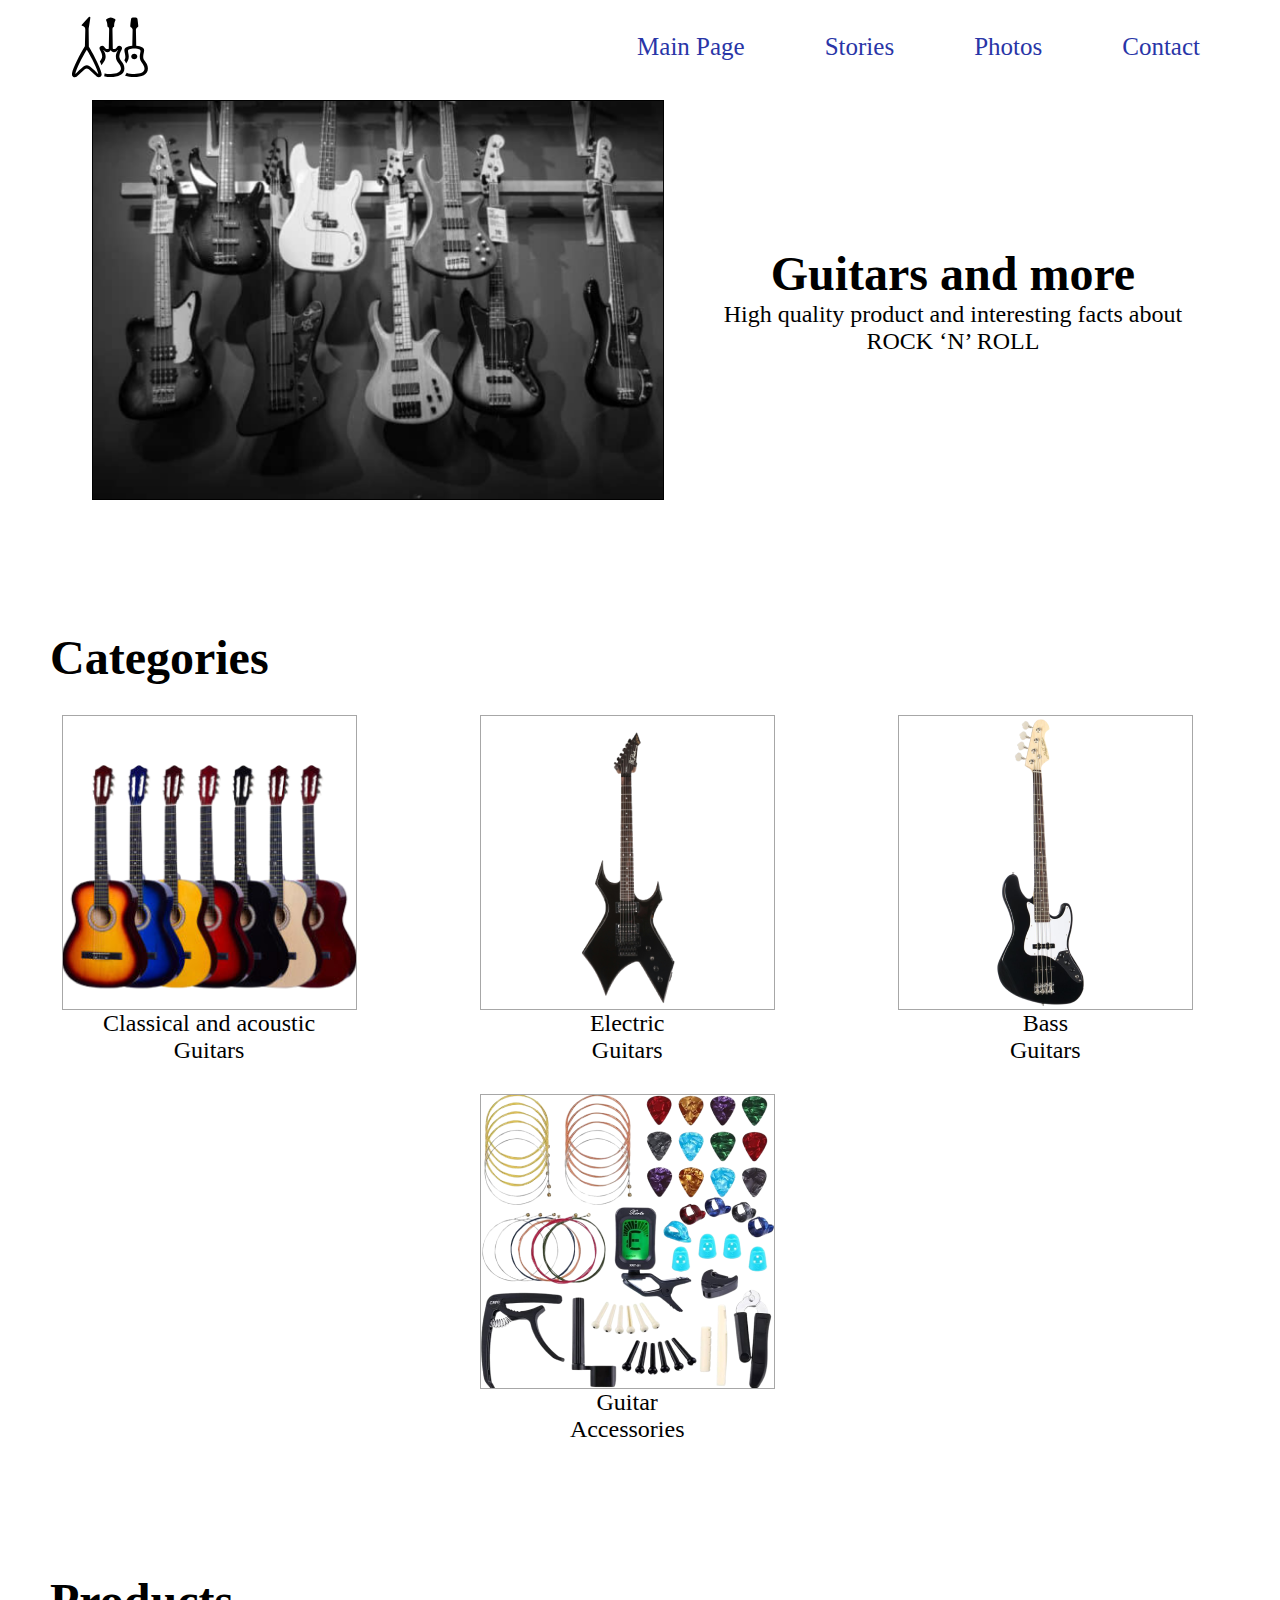
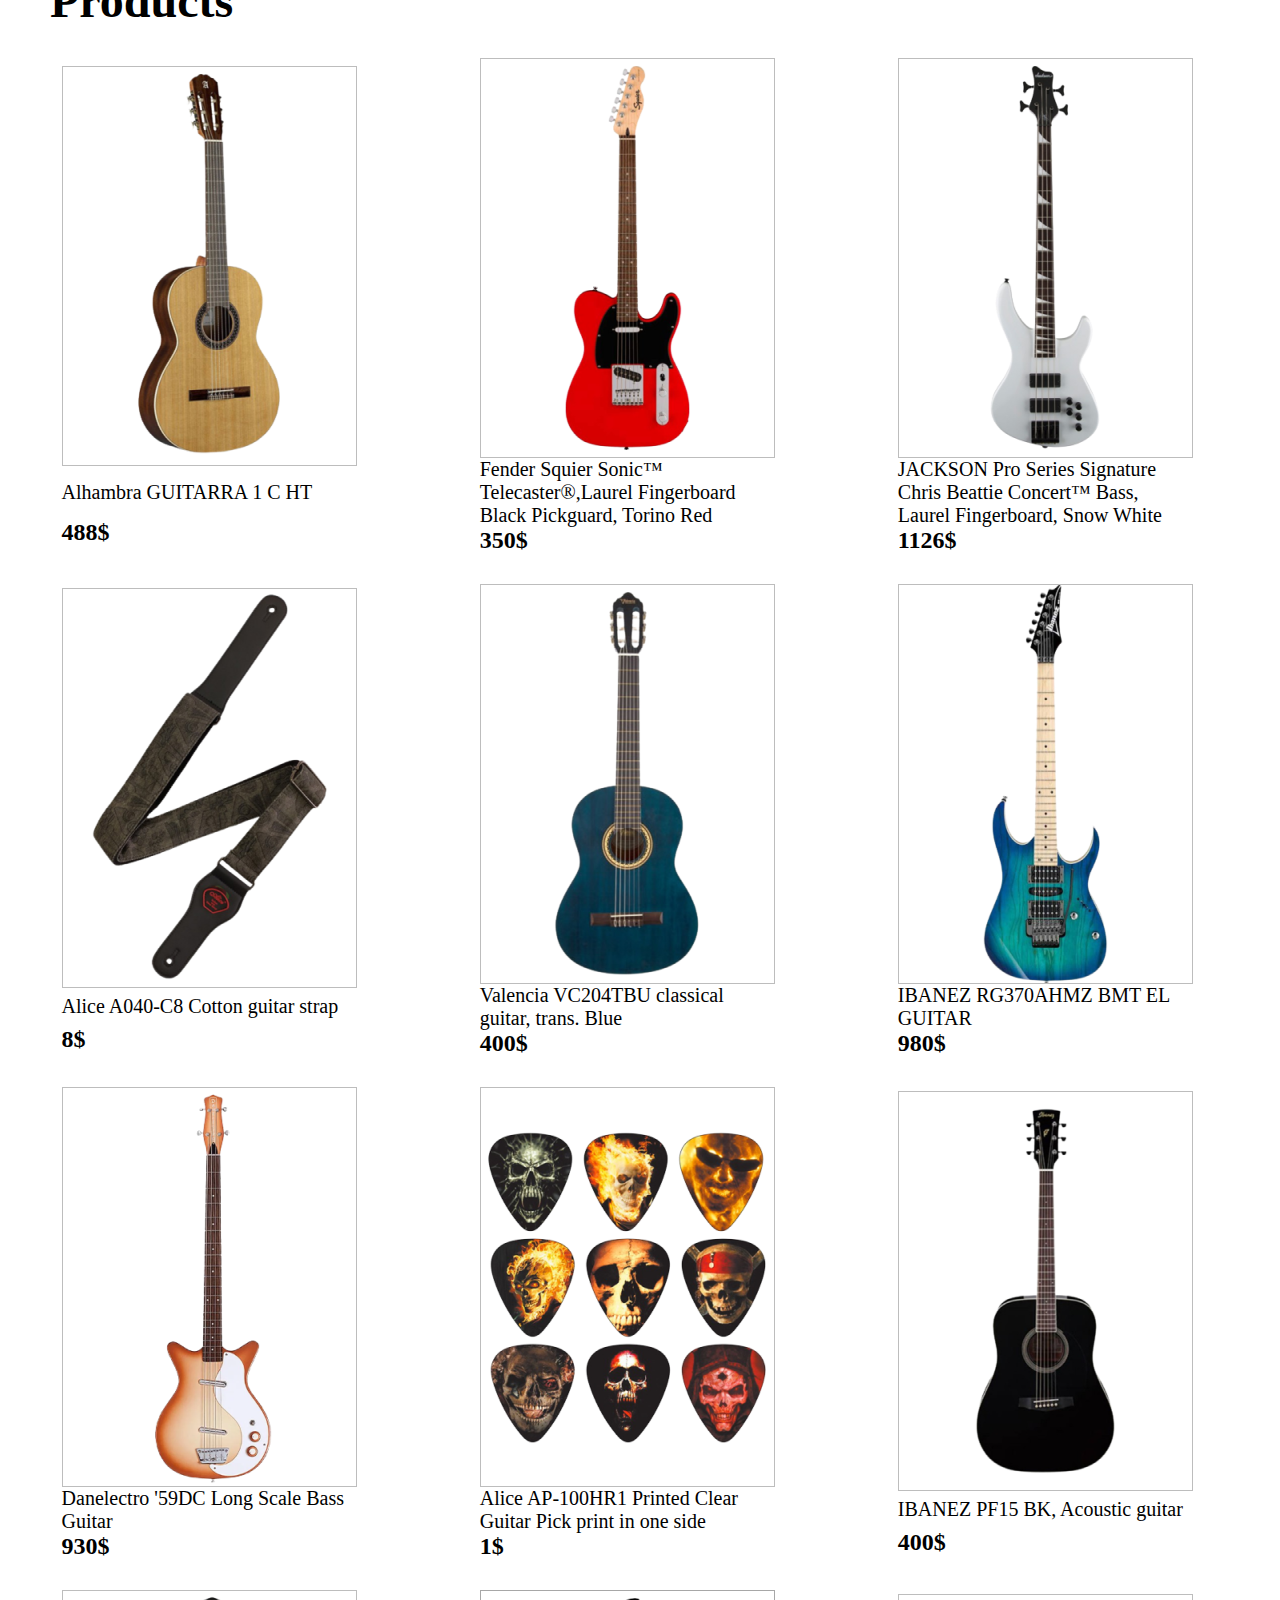
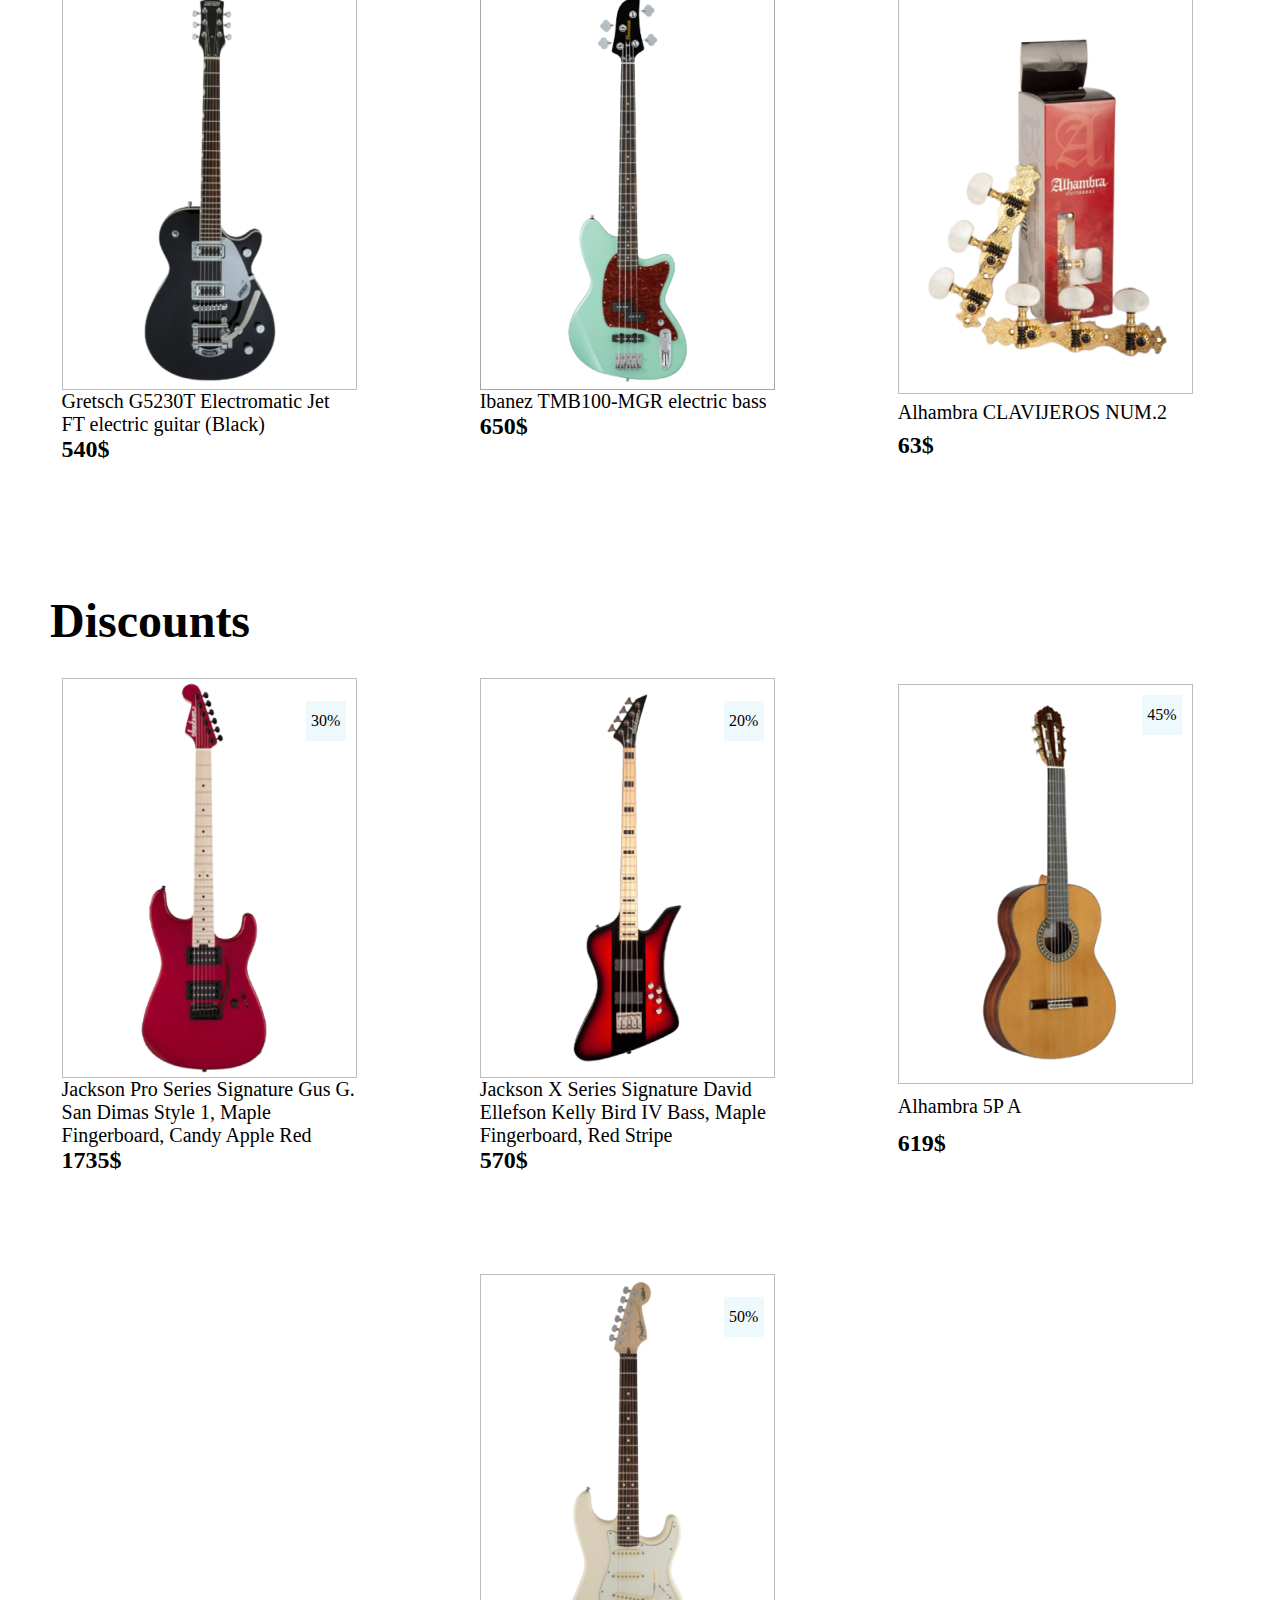
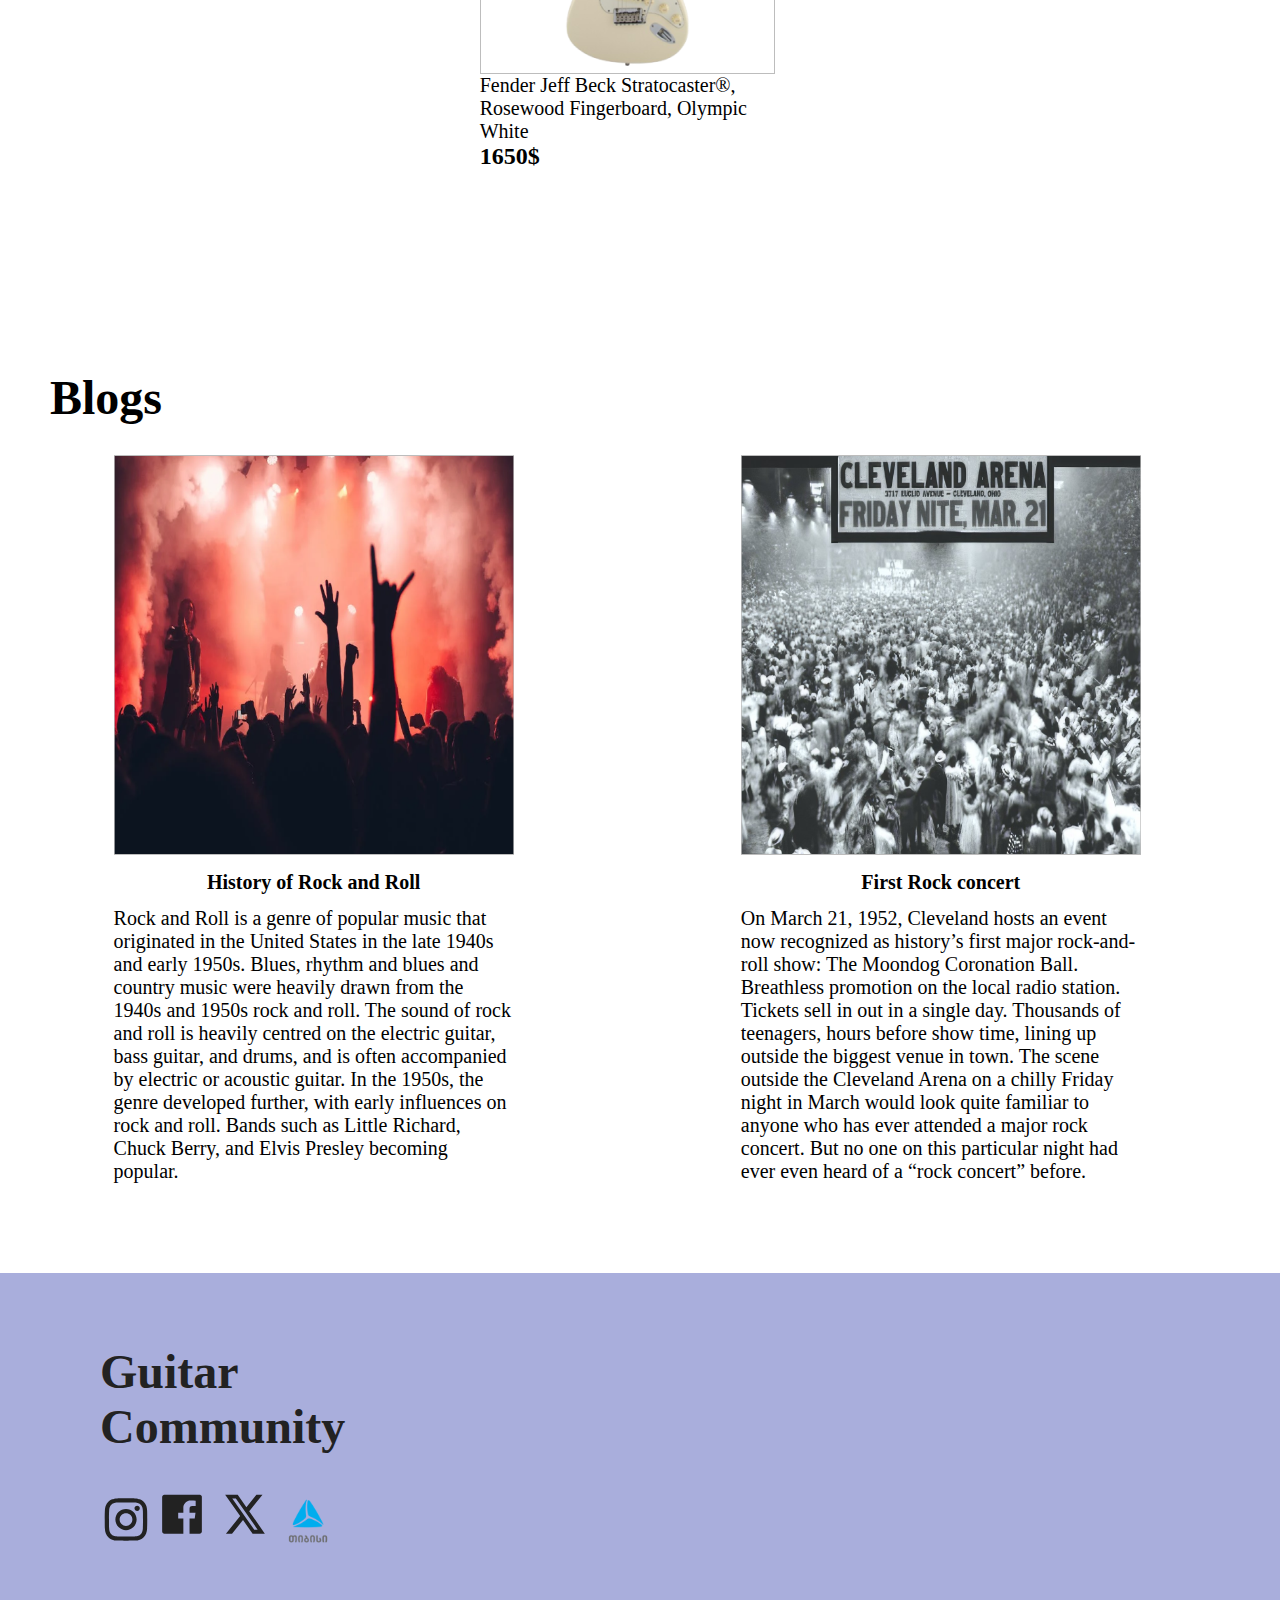
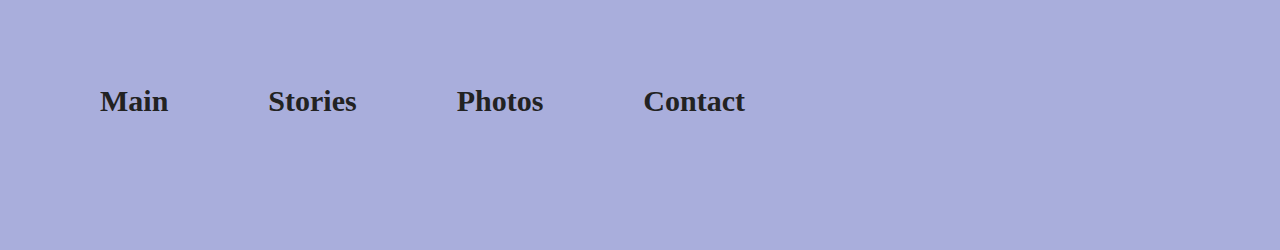
<file: index.html>
<!DOCTYPE html>
<html lang="en">
<head>
    <meta charset="UTF-8">
    <meta name="viewport" content="width=device-width, initial-scale=1.0">
    <title>Guitar Community</title>
    <link rel="icon" href="https://www.tbceducation.ge/" type="image/x-icon"/>
    <link rel="stylesheet" href="css/style.css">
    <link rel="stylesheet" href="https://cdnjs.cloudflare.com/ajax/libs/font-awesome/4.7.0/css/font-awesome.min.css">
    <link rel="preconnect" href="https://fonts.googleapis.com">
    <link rel="preconnect" href="https://fonts.gstatic.com" crossorigin>

    <!-- English fonts -->
    <link href="https://fonts.googleapis.com/css2?family=Roboto+Condensed:ital,wght@0,100..900;1,100..900&display=swap" rel="stylesheet">
</head>
<body>
    <header>
        <nav>
            <div id="brand-logo"><a href="https://www.figma.com/design/PUsotsa5lO7G9R0K7nqwMi/Nino-Margiani-UI%2FUX-Design-(Copy)?node-id=0-1&t=bWh1g9BeWMZflPIo-0" target="_blank"><img src="images/logo.svg" alt="LOGO"></a></div>
            <input type="checkbox" id="burger-toggle">
            <label for="burger-toggle">
                <span></span>
                <span></span>
                <span></span>
            </label>
            <div id="navbar-links">
                <a href="#">Main Page</a>
                <a href="STORIES/stories.html">Stories</a>
                <a href="Photos/photos.html">Photos</a>
                <a href="CONTACT/contact.html">Contact</a>
            </div>
        </nav>
    </header>
    <main>
        <div id="first">
            <div>
                <img src="images/pic1.png" alt="pic1" id="img">
            </div>
            <div>
                <h1>Guitars and more</h1>
                <h4>High quality product and interesting facts about</h4>
                <h4>ROCK ‘N’ ROLL</h4>
            </div>
        </div>
        <h1>Categories</h1>
        <div>
            <div>
                <img src="images/pic2.png" alt="pic2" class="Categories">
                <h2>Classical and acoustic</h2>
                <h2>Guitars</h2>
            </div>
            <div>
                <img src="images/pic3.png" alt="pic3" class="Categories">
                <h2>Electric</h2>
                <h2>Guitars</h2>
            </div>
            <div>
                <img src="images/pic4.png" alt="pic4" class="Categories">
                <h2>Bass</h2>
                <h2>Guitars</h2>
            </div>
            <div>
                <img src="images/pic5.png" alt="pic5" class="Categories">
                <h2>Guitar</h2>
                <h2>Accessories</h2>
            </div>
        </div>

        <h1>Products</h1>
        <div>
            <div>
                <img src="images/pic6.png" alt="pic6">
                <h3>Alhambra GUITARRA 1 C HT</h3>
                <h5>488$ </h5>
            </div>
            <div>
                <img src="images/pic7.png" alt="pic7">
                <h3> Fender Squier Sonic™ Telecaster®,Laurel Fingerboard Black Pickguard, Torino Red </h3>
                <h5>350$</h5>
            </div>
            <div>
                <img src="images/pic8.png" alt="pic8">
                <h3>JACKSON Pro Series Signature Chris Beattie Concert™ Bass, Laurel Fingerboard, Snow White </h3>
                <h5>1126$</h5>
            </div>
            <div>
                <img src="images/pic9.png" alt="pic9">
                <h3>Alice A040-C8 Cotton guitar strap</h3>
                <h5>8$</h5>
            </div>
            <div>
                <img src="images/pic10.png" alt="pic10">
                <h3>Valencia VC204TBU classical guitar, trans. Blue</h3>
                <h5>400$</h5>
            </div>
            <div>
                <img src="images/pic11.png" alt="pic11">
                <h3>IBANEZ RG370AHMZ BMT EL GUITAR</h3>
                <h5>980$</h5>
            </div>
            <div>
                <img src="images/pic12.png" alt="pic12">
                <h3>Danelectro '59DC Long Scale Bass Guitar</h3>
                <h5>930$</h5>
            </div>
            <div>
                <img src="images/pic13.png" alt="pic13">
                <h3>Alice AP-100HR1 Printed Clear Guitar Pick print in one side</h3>
                <h5>1$</h5>
            </div>
            <div>
                <img src="images/pic14.png" alt="pic14">
                <h3>IBANEZ PF15 BK, Acoustic guitar </h3>
                <h5>400$</h5>
            </div>
            <div>
                <img src="images/pic15.png" alt="pic15">
                <h3>Gretsch G5230T Electromatic Jet FT electric guitar (Black)</h3>
                <h5>540$</h5>
            </div>
            <a href="PRODUCT/product.html">
            <div>
                <img src="images/pic16.png" alt="pic16">
                <h3>Ibanez TMB100-MGR electric bass</h3>
                <h5>650$</h5>
            </div>
            </a>
            <div>
                <img src="images/pic17.png" alt="pic17">
                <h3>Alhambra CLAVIJEROS NUM.2</h3>
                <h5>63$</h5>
            </div>
        </div>

        <h1>Discounts</h1>
        <div>
            <div>
                <img src="images/pic18.png" alt="pic18">
                <h3>Jackson Pro Series Signature Gus G. San Dimas Style 1, Maple Fingerboard, Candy Apple Red</h3>
                <h5>1735$</h5>
                <div>
                    <h6>30%</h6>
                </div>
            </div>
            <div>
                <img src="images/pic19.png" alt="pic19">
                <h3>Jackson X Series Signature David Ellefson Kelly Bird IV Bass, Maple Fingerboard, Red Stripe</h3>
                <h5>570$</h5>
                <div>
                    <h6>20%</h6>
                </div>
            </div>
            <div>
                <img src="images/pic20.png" alt="pic20">
                <h3>Alhambra 5P A</h3>
                <h5>619$</h5>
                <div id="discount">
                    <h6>45%</h6>
                </div>
            </div>
            <div>
                <img src="images/pic21.png" alt="pic21">
                <h3>Fender Jeff Beck Stratocaster®, Rosewood Fingerboard, Olympic White</h3>
                <h5>1650$</h5>
                <div>
                    <h6>50%</h6>
                </div>
            </div>
        </div>

        <h1>Blogs</h1>
        <div id="blogs">
            <div class="blogs">
                <img src="images/pic22.png" alt="pic22">
                <h2>History of Rock and Roll</h2>
                <p>Rock and Roll is a genre of popular music that originated in the United States in the late 1940s and early 1950s. Blues, rhythm and blues and country music were heavily drawn from the 1940s and 1950s rock and roll. The sound of rock and roll is heavily centred on the electric guitar, bass guitar, and drums, and is often accompanied by electric or acoustic guitar. In the 1950s, the genre developed further, with early influences on rock and roll. Bands such as Little Richard, Chuck Berry, and Elvis  Presley becoming popular.</p>
            </div>
            <div class="blogs"> 
                <img src="images/pic23.png" alt="pic23">
                <h2>First Rock concert </h2>
                <p>On March 21, 1952, Cleveland hosts an event now recognized as  history’s first major rock-and-roll show: The Moondog Coronation Ball. Breathless promotion on the local radio station. Tickets sell in out in a single day. Thousands of teenagers, hours before show time, lining up outside the biggest venue in town. The scene outside the Cleveland Arena on a chilly Friday night in March would look quite familiar to anyone who has ever attended a major rock concert. But no one on this particular night had ever even heard of a “rock concert” before.</p>
            </div>
        </div>
    </main>

    <footer>
        <div id="column">
            <h1>Guitar Community</h1>
            <div>
                <img src="images/instagram.svg" alt="instagram" id="instagram">
                <img src="images/facebook.svg" alt="facebook" id="facebook">
                <img src="images/twitter.svg" alt="twitter" id="twitter">
                <a href="https://www.tbceducation.ge/" target="_blank" class="tbc"><img src="images/tbc.svg" alt="tbc" class="tbc"></a>
            </div>
        </div>
        <div id="links">
            <a href="#">
                <h2>Main</h2>
            </a>
            <a href="STORIES/stories.html">
                <h2>Stories</h2>
            </a>
            <a href="Photos/photos.html">
                <h2>Photos</h2>
            </a>
            <a href="CONTACT/contact.html">
                <h2>Contact</h2>
            </a>
        </div>
    </footer>
</body>
</html>
</file>
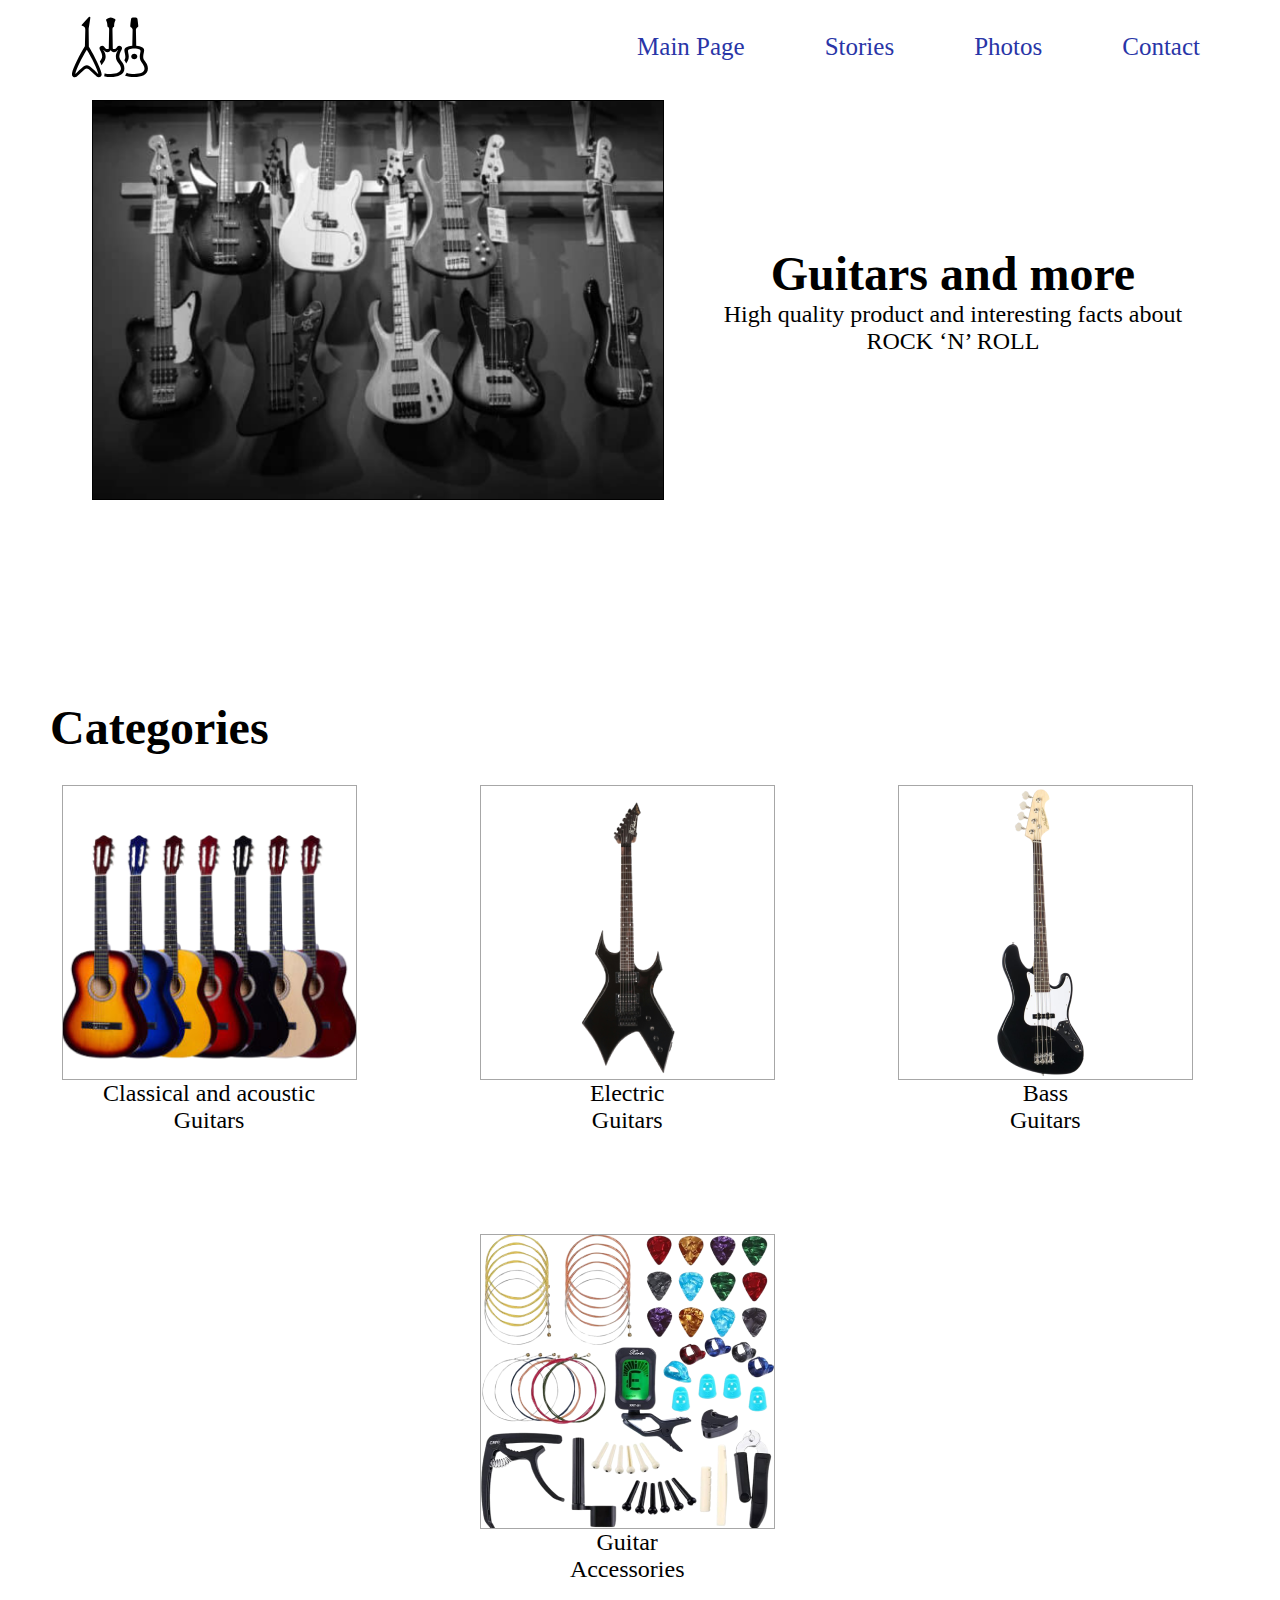
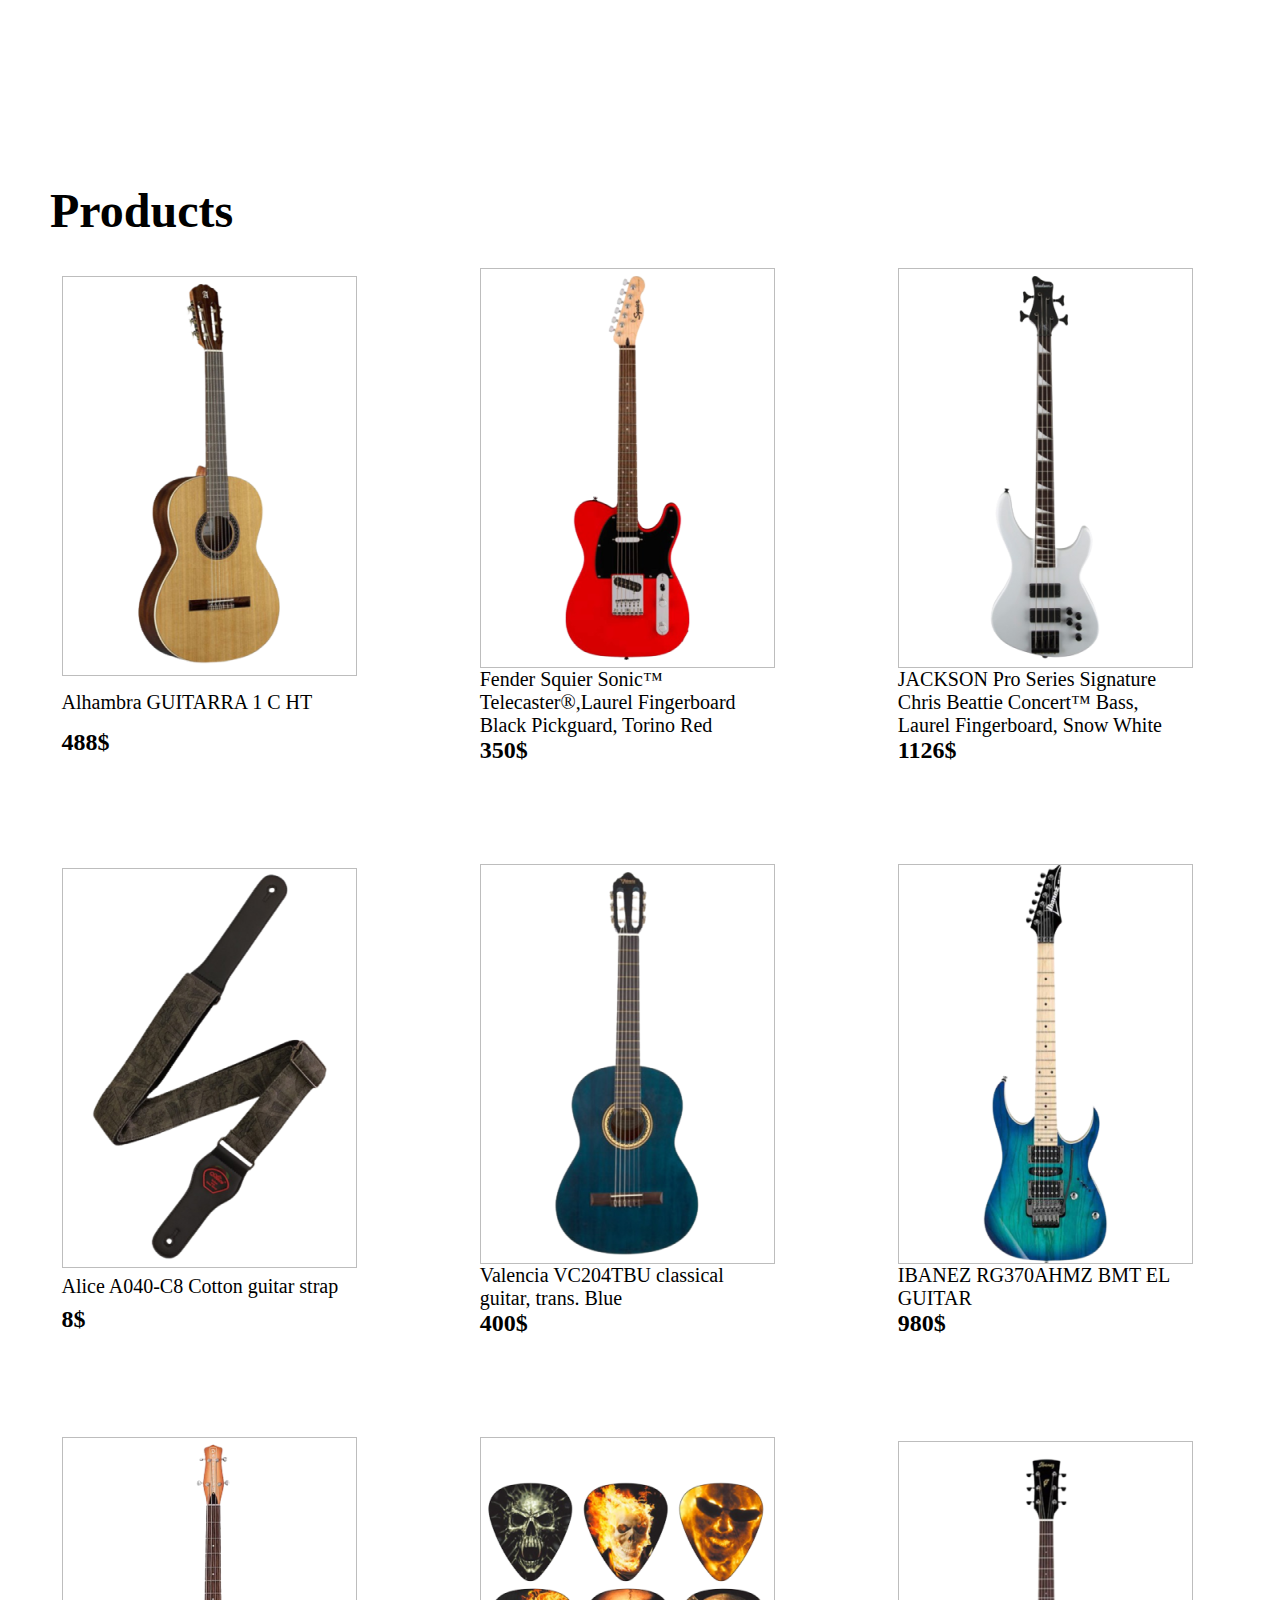
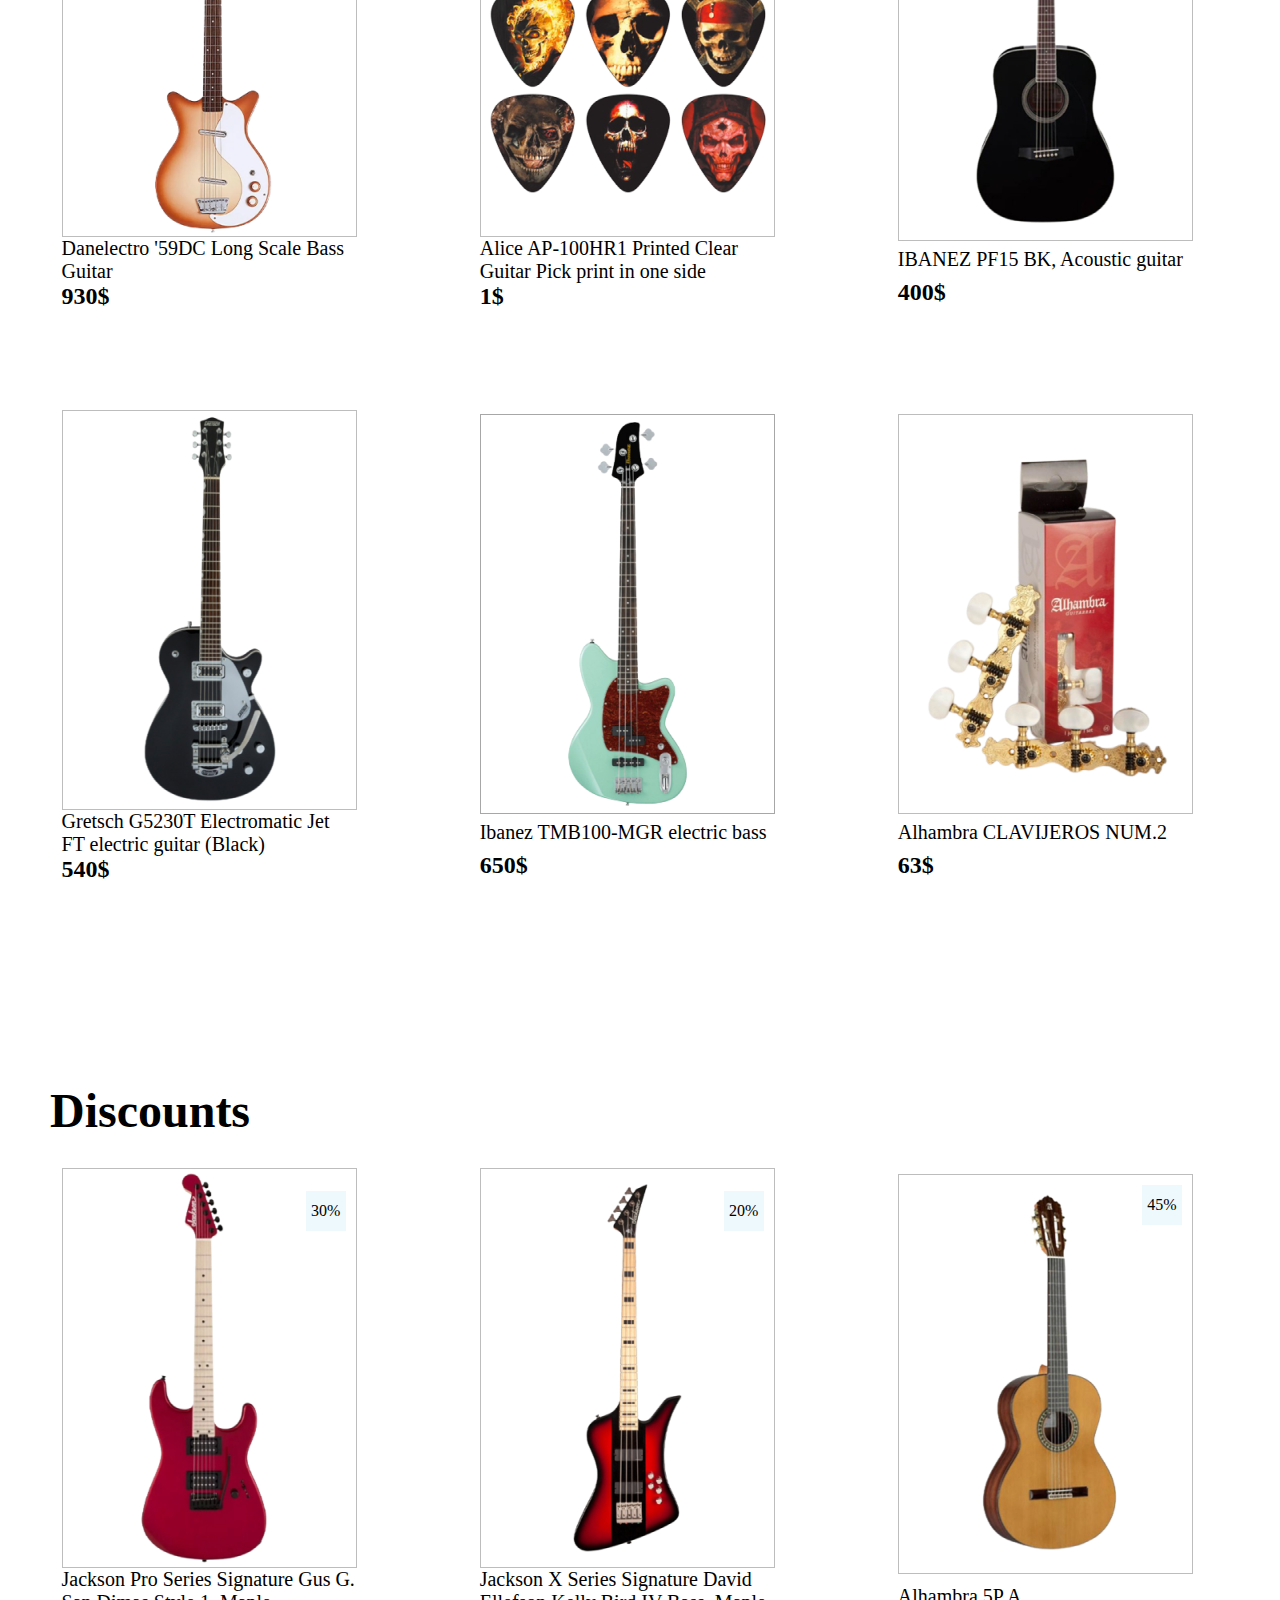
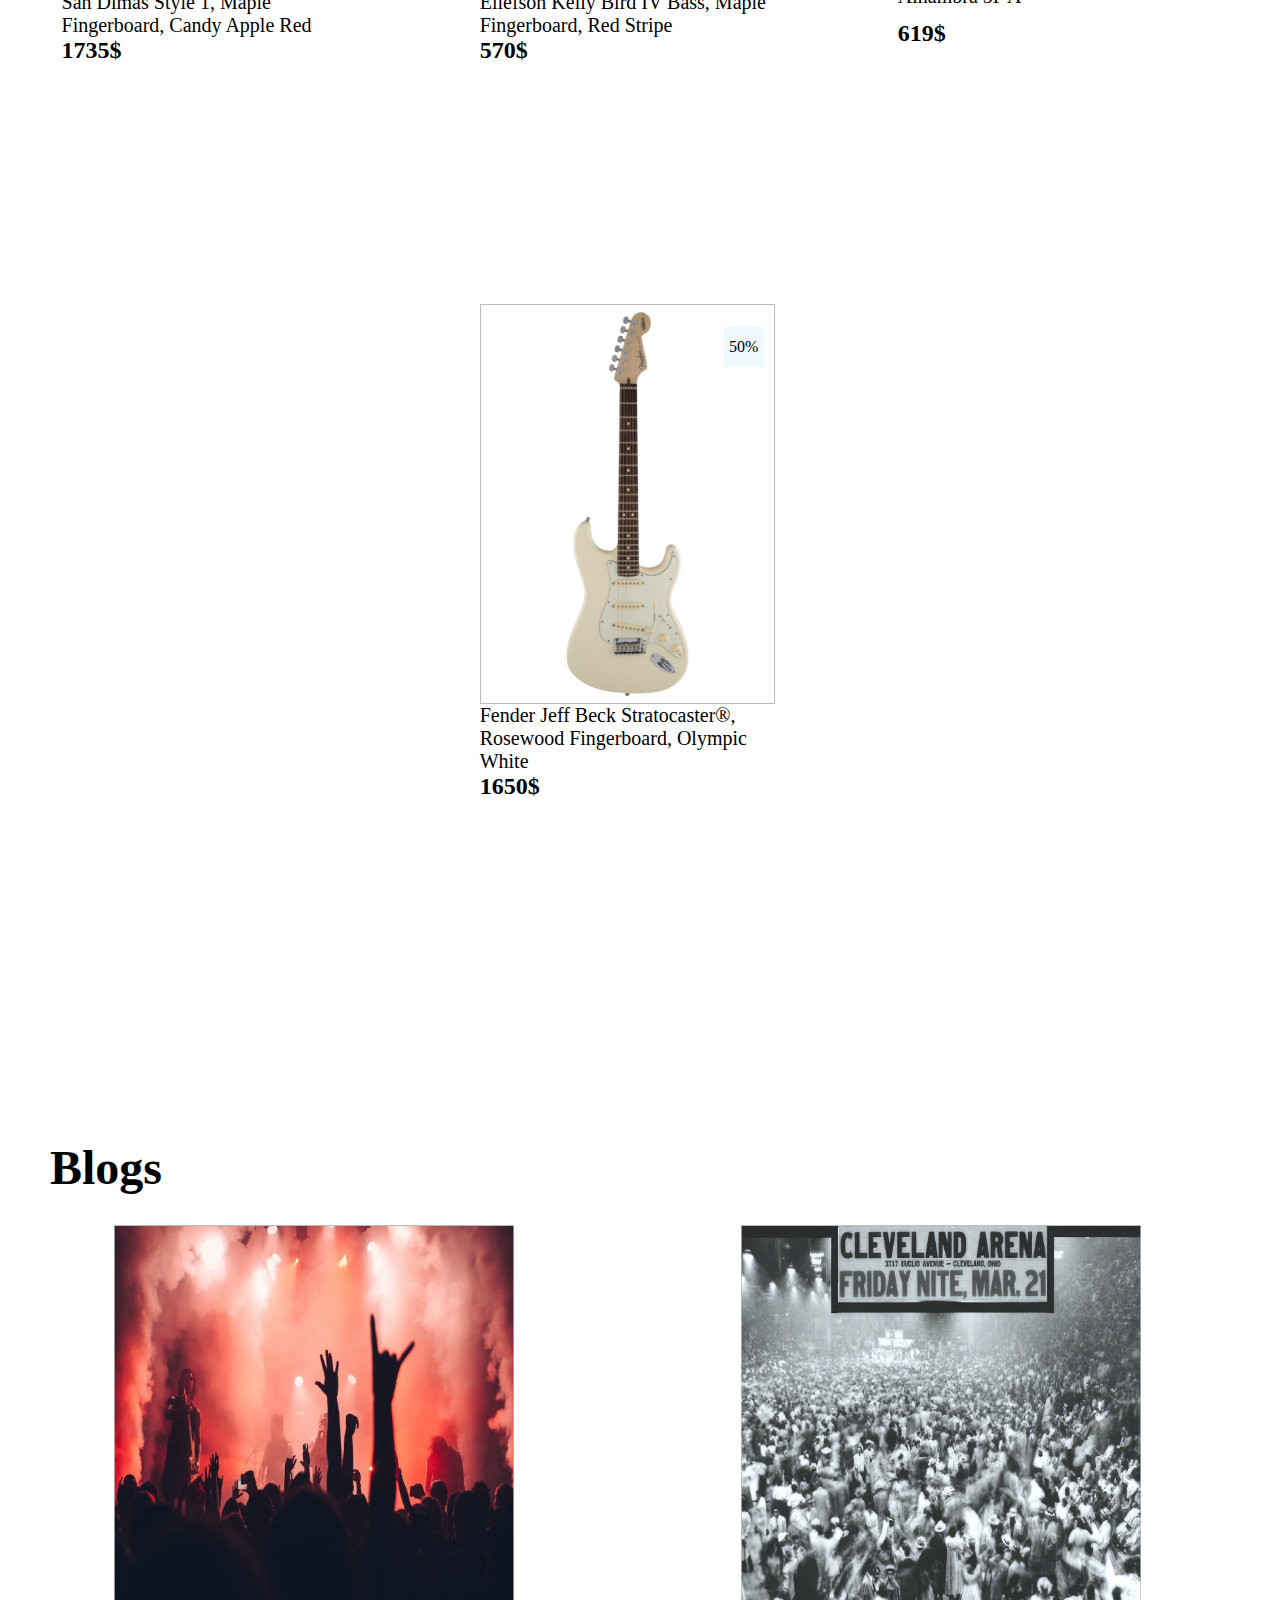
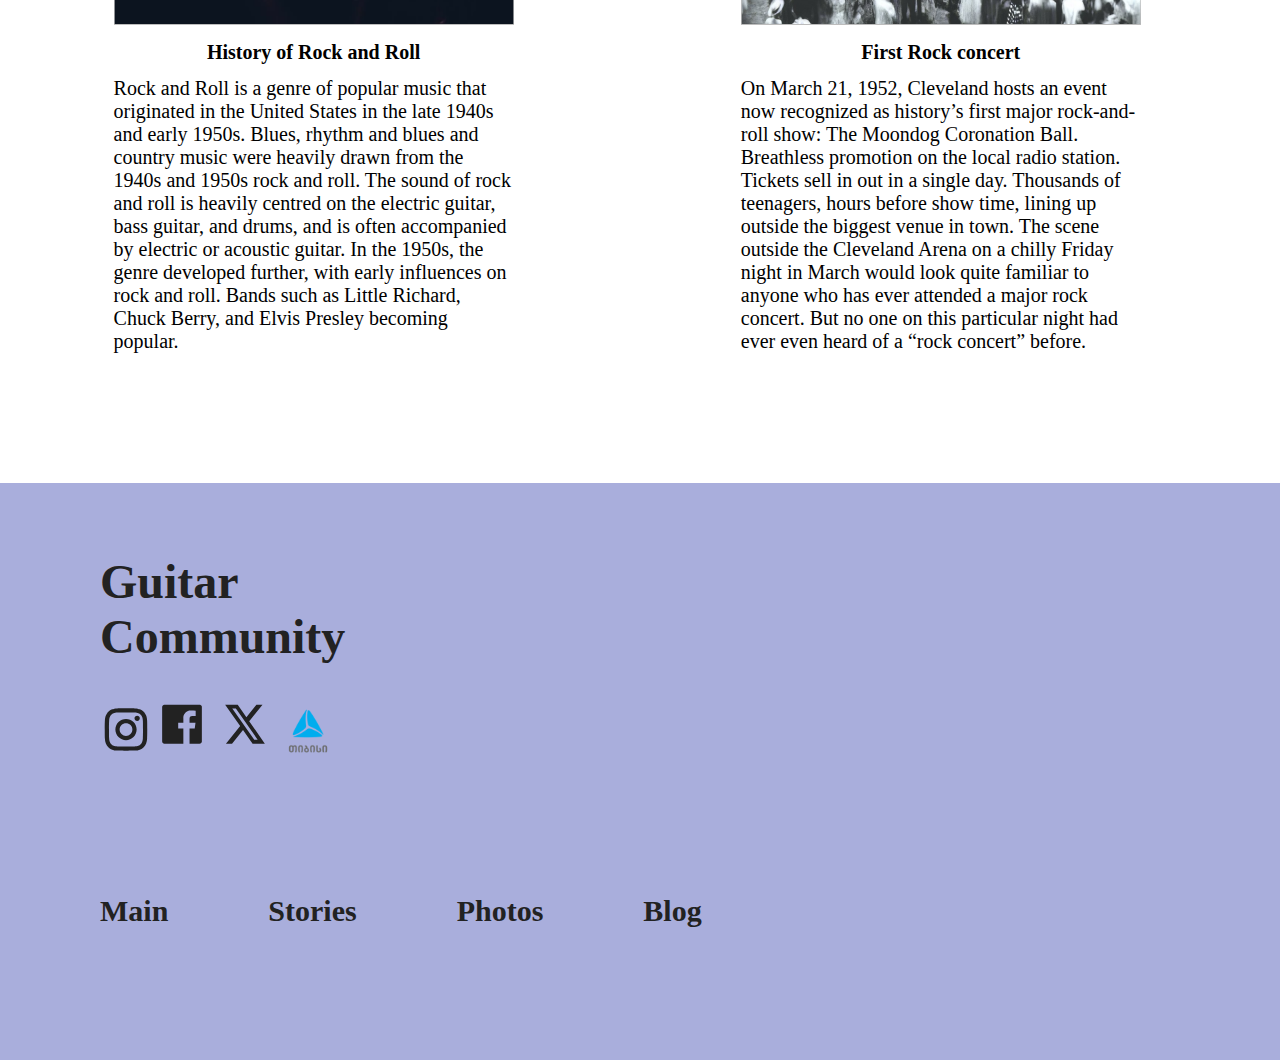
<file: MAIN/index.html>
<!DOCTYPE html>
<html lang="en">
<head>
    <meta charset="UTF-8">
    <meta name="viewport" content="width=device-width, initial-scale=1.0">
    <title>Guitar Community</title>
    <link rel="icon" href="https://www.tbceducation.ge/" type="image/x-icon"/>
    <link rel="stylesheet" href="css/style.css">
    <link rel="stylesheet" href="https://cdnjs.cloudflare.com/ajax/libs/font-awesome/4.7.0/css/font-awesome.min.css">
    <link rel="preconnect" href="https://fonts.googleapis.com">
    <link rel="preconnect" href="https://fonts.gstatic.com" crossorigin>

    <!-- English fonts -->
    <link href="https://fonts.googleapis.com/css2?family=Roboto+Condensed:ital,wght@0,100..900;1,100..900&display=swap" rel="stylesheet">
</head>
<body>
    <header>
        <nav>
            <div id="brand-logo"><a href="https://www.figma.com/design/PUsotsa5lO7G9R0K7nqwMi/Nino-Margiani-UI%2FUX-Design-(Copy)?node-id=0-1&t=bWh1g9BeWMZflPIo-0" target="_blank"><img src="images/logo.svg" alt="LOGO"></a></div>
            <input type="checkbox" id="burger-toggle">
            <label for="burger-toggle">
                <span></span>
                <span></span>
                <span></span>
            </label>
            <div id="navbar-links">
                <a href="#">Main Page</a>
                <a href="../STORIES/stories.html">Stories</a>
                <a href="#">Photos</a>
                <a href="#">Contact</a>
            </div>
        </nav>
    </header>
    <main>
        <div id="first">
            <div>
                <img src="images/pic1.png" alt="pic1" id="img">
            </div>
            <div>
                <h1>Guitars and more</h1>
                <h4>High quality product and interesting facts about</h4>
                <h4>ROCK ‘N’ ROLL</h4>
            </div>
        </div>
        <h1>Categories</h1>
        <div>
            <div>
                <img src="images/pic2.png" alt="pic2" class="Categories">
                <h2>Classical and acoustic</h2>
                <h2>Guitars</h2>
            </div>
            <div>
                <img src="images/pic3.png" alt="pic3" class="Categories">
                <h2>Electric</h2>
                <h2>Guitars</h2>
            </div>
            <div>
                <img src="images/pic4.png" alt="pic4" class="Categories">
                <h2>Bass</h2>
                <h2>Guitars</h2>
            </div>
            <div>
                <img src="images/pic5.png" alt="pic5" class="Categories">
                <h2>Guitar</h2>
                <h2>Accessories</h2>
            </div>
        </div>

        <h1>Products</h1>
        <div>
            <div>
                <img src="images/pic6.png" alt="pic6">
                <h3>Alhambra GUITARRA 1 C HT</h3>
                <h5>488$ </h5>
            </div>
            <div>
                <img src="images/pic7.png" alt="pic7">
                <h3> Fender Squier Sonic™ Telecaster®,Laurel Fingerboard Black Pickguard, Torino Red </h3>
                <h5>350$</h5>
            </div>
            <div>
                <img src="images/pic8.png" alt="pic8">
                <h3>JACKSON Pro Series Signature Chris Beattie Concert™ Bass, Laurel Fingerboard, Snow White </h3>
                <h5>1126$</h5>
            </div>
            <div>
                <img src="images/pic9.png" alt="pic9">
                <h3>Alice A040-C8 Cotton guitar strap</h3>
                <h5>8$</h5>
            </div>
            <div>
                <img src="images/pic10.png" alt="pic10">
                <h3>Valencia VC204TBU classical guitar, trans. Blue</h3>
                <h5>400$</h5>
            </div>
            <div>
                <img src="images/pic11.png" alt="pic11">
                <h3>IBANEZ RG370AHMZ BMT EL GUITAR</h3>
                <h5>980$</h5>
            </div>
            <div>
                <img src="images/pic12.png" alt="pic12">
                <h3>Danelectro '59DC Long Scale Bass Guitar</h3>
                <h5>930$</h5>
            </div>
            <div>
                <img src="images/pic13.png" alt="pic13">
                <h3>Alice AP-100HR1 Printed Clear Guitar Pick print in one side</h3>
                <h5>1$</h5>
            </div>
            <div>
                <img src="images/pic14.png" alt="pic14">
                <h3>IBANEZ PF15 BK, Acoustic guitar </h3>
                <h5>400$</h5>
            </div>
            <div>
                <img src="images/pic15.png" alt="pic15">
                <h3>Gretsch G5230T Electromatic Jet FT electric guitar (Black)</h3>
                <h5>540$</h5>
            </div>
            <div>
                <img src="images/pic16.png" alt="pic16">
                <h3>Ibanez TMB100-MGR electric bass</h3>
                <h5>650$</h5>
            </div>
            <div>
                <img src="images/pic17.png" alt="pic17">
                <h3>Alhambra CLAVIJEROS NUM.2</h3>
                <h5>63$</h5>
            </div>
        </div>

        <h1>Discounts</h1>
        <div>
            <div>
                <img src="images/pic18.png" alt="pic18">
                <h3>Jackson Pro Series Signature Gus G. San Dimas Style 1, Maple Fingerboard, Candy Apple Red</h3>
                <h5>1735$</h5>
                <div>
                    <h6>30%</h6>
                </div>
            </div>
            <div>
                <img src="images/pic19.png" alt="pic19">
                <h3>Jackson X Series Signature David Ellefson Kelly Bird IV Bass, Maple Fingerboard, Red Stripe</h3>
                <h5>570$</h5>
                <div>
                    <h6>20%</h6>
                </div>
            </div>
            <div>
                <img src="images/pic20.png" alt="pic20">
                <h3>Alhambra 5P A</h3>
                <h5>619$</h5>
                <div>
                    <h6>45%</h6>
                </div>
            </div>
            <div>
                <img src="images/pic21.png" alt="pic21">
                <h3>Fender Jeff Beck Stratocaster®, Rosewood Fingerboard, Olympic White</h3>
                <h5>1650$</h5>
                <div>
                    <h6>50%</h6>
                </div>
            </div>
        </div>

        <h1>Blogs</h1>
        <div id="blogs">
            <div class="blogs">
                <img src="images/pic22.png" alt="pic22">
                <h2>History of Rock and Roll</h2>
                <p>Rock and Roll is a genre of popular music that originated in the United States in the late 1940s and early 1950s. Blues, rhythm and blues and country music were heavily drawn from the 1940s and 1950s rock and roll. The sound of rock and roll is heavily centred on the electric guitar, bass guitar, and drums, and is often accompanied by electric or acoustic guitar. In the 1950s, the genre developed further, with early influences on rock and roll. Bands such as Little Richard, Chuck Berry, and Elvis  Presley becoming popular.</p>
            </div>
            <div class="blogs"> 
                <img src="images/pic23.png" alt="pic23">
                <h2>First Rock concert </h2>
                <p>On March 21, 1952, Cleveland hosts an event now recognized as  history’s first major rock-and-roll show: The Moondog Coronation Ball. Breathless promotion on the local radio station. Tickets sell in out in a single day. Thousands of teenagers, hours before show time, lining up outside the biggest venue in town. The scene outside the Cleveland Arena on a chilly Friday night in March would look quite familiar to anyone who has ever attended a major rock concert. But no one on this particular night had ever even heard of a “rock concert” before.</p>
            </div>
        </div>
    </main>

    <footer>
        <div id="column">
            <h1>Guitar Community</h1>
            <div>
                <img src="images/instagram.svg" alt="instagram" id="instagram">
                <img src="images/facebook.svg" alt="facebook" id="facebook">
                <img src="images/twitter.svg" alt="twitter" id="twitter">
                <a href="https://www.tbceducation.ge/" target="_blank" class="tbc"><img src="images/tbc.svg" alt="tbc" class="tbc"></a>
            </div>
        </div>
        <div id="links">
            <a href="#">
                <h2>Main</h2>
            </a>
            <a href="../STORIES/stories.html">
                <h2>Stories</h2>
            </a>
            <a href="#">
                <h2>Photos</h2>
            </a>
            <a href="#">
                <h2>Blog</h2>
            </a>
        </div>
    </footer>
</body>
</html>
</file>
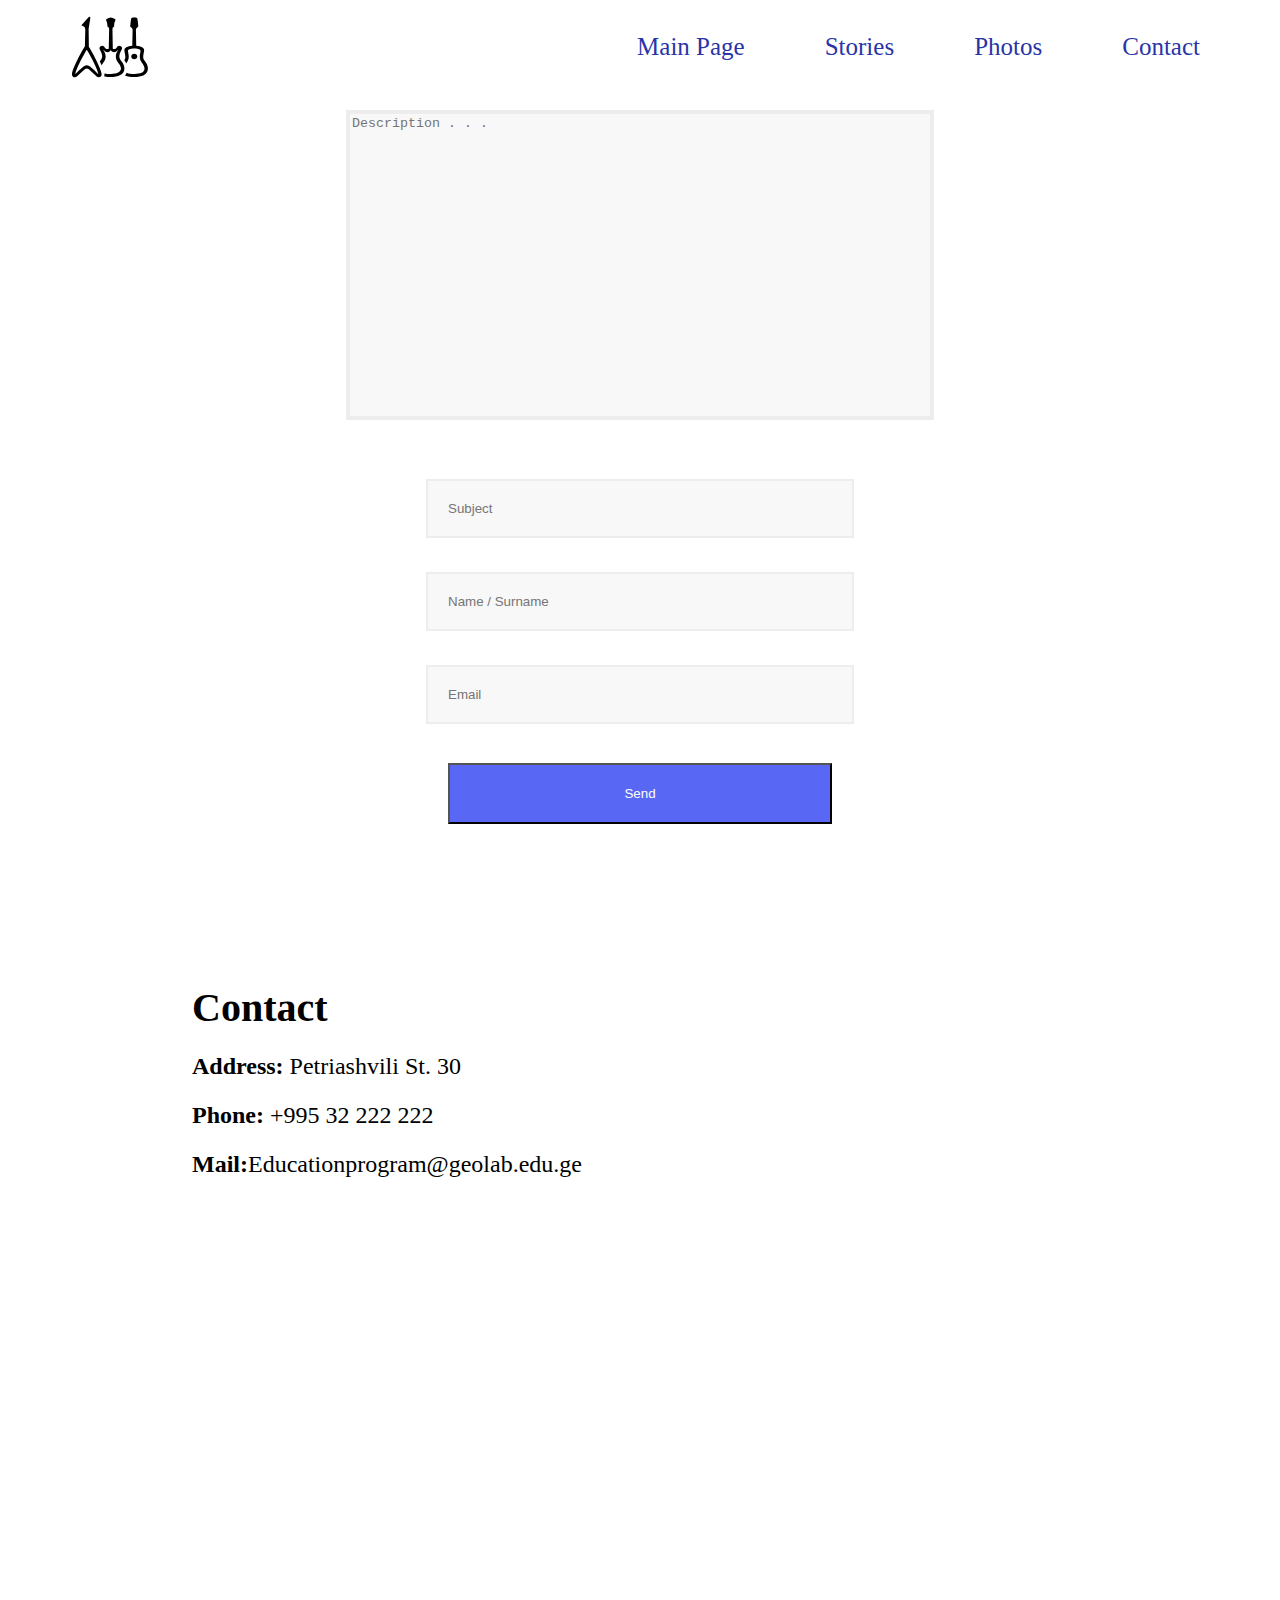
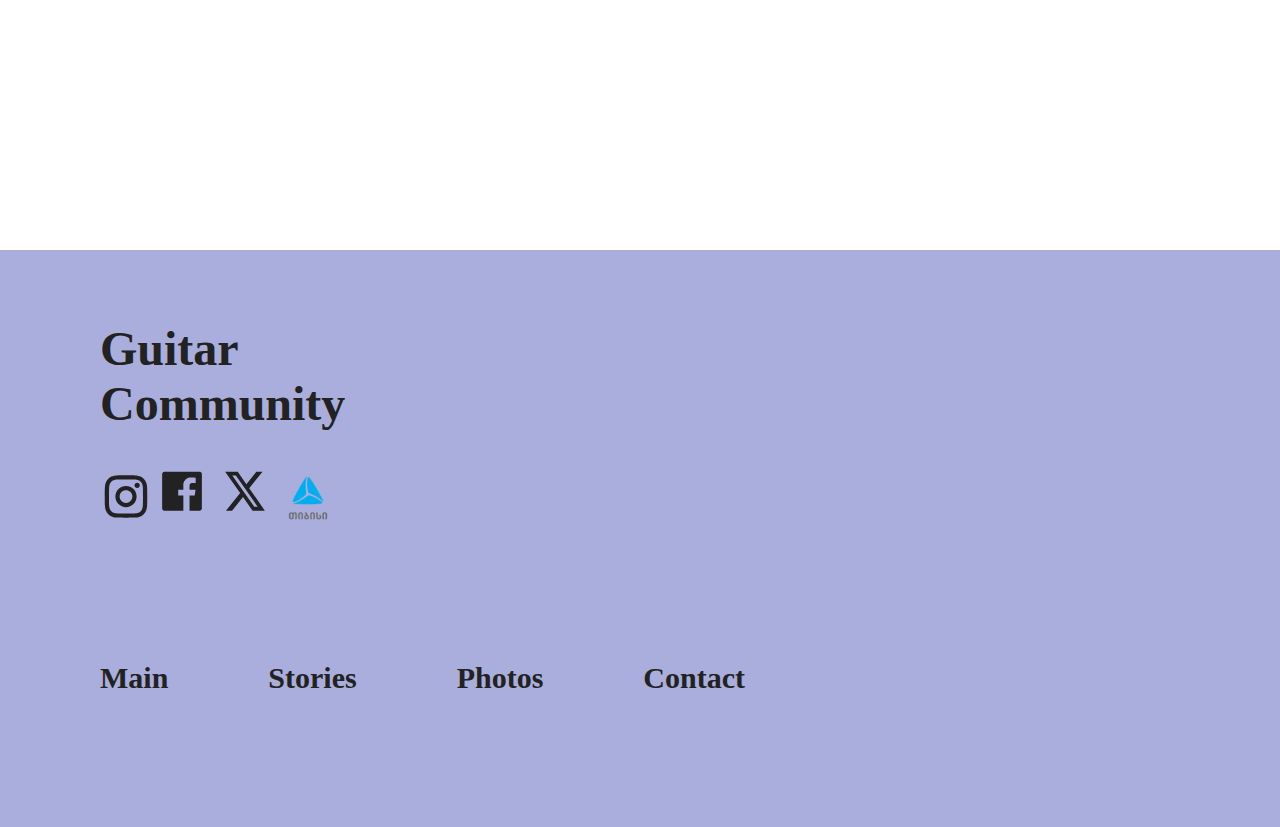
<file: CONTACT/contact.html>
<!DOCTYPE html>
<html lang="en">
<head>
    <meta charset="UTF-8">
    <meta name="viewport" content="width=device-width, initial-scale=1.0">
    <title>Stories</title>
    <link rel="stylesheet" href="css/style.css">
    <link rel="stylesheet" href="https://cdnjs.cloudflare.com/ajax/libs/font-awesome/4.7.0/css/font-awesome.min.css">
    <link rel="preconnect" href="https://fonts.googleapis.com">
    <link rel="preconnect" href="https://fonts.gstatic.com" crossorigin>

    <!-- English fonts -->
    <link href="https://fonts.googleapis.com/css2?family=Roboto+Condensed:ital,wght@0,100..900;1,100..900&display=swap" rel="stylesheet">
</head>
<body>
    <header>
        <nav>
            <div id="brand-logo"><a href="https://www.figma.com/design/PUsotsa5lO7G9R0K7nqwMi/Nino-Margiani-UI%2FUX-Design-(Copy)?node-id=0-1&t=bWh1g9BeWMZflPIo-0" target="_blank"><img src="images/logo.svg" alt="LOGO"></a></div>
            <input type="checkbox" id="burger-toggle">
            <label for="burger-toggle">
                <span></span>
                <span></span>
                <span></span>
            </label>
            <div id="navbar-links">
                <a href="../index.html">Main Page</a>
                <a href="../STORIES/stories.html">Stories</a>
                <a href="../Photos/photos.html">Photos</a>
                <a href="#">Contact</a>
            </div>
        </nav>
    </header>
    <main>
        <div>
            <textarea placeholder="Description . . ." required></textarea>
            <form>
                <div>
                    <input type="text" placeholder="Subject" required>
                    <input type="text" placeholder="Name / Surname" required>
                    <input type="text" placeholder="Email" required>
                    <button type="submit" value="submit">Send</button>
                </div>
            </form>
        </div> 

        <div id="div">
			<div>
				<p id="contact">Contact</p>
				<p>Address:<span class="second"> Petriashvili St. 30</span></p>
				<p>Phone:<span class="second"> +995 32 222 222</span></p>
				<p>Mail:<span class="second">Educationprogram@geolab.edu.ge</span></p>
                <iframe src="https://www.google.com/maps/embed?pb=!1m18!1m12!1m3!1d3022268.368174235!2d40.71768275155177!3d42.29060503887657!2m3!1f0!2f0!3f0!3m2!1i1024!2i768!4f13.1!3m3!1m2!1s0x40440cd7e64f626b%3A0x4f907964122d4ac2!2sGeorgia!5e0!3m2!1sen!2sge!4v1713107654903!5m2!1sen!2sge" style="border:0;" allowfullscreen="" loading="lazy" referrerpolicy="no-referrer-when-downgrade"></iframe>
			</div>
		</div>	
    </main> 

    <footer>
        <div id="column">
            <h1>Guitar Community</h1>
            <div>
                <img src="images/instagram.svg" alt="instagram" id="instagram">
                <img src="images/facebook.svg" alt="facebook" id="facebook">
                <img src="images/twitter.svg" alt="twitter" id="twitter">
                <a href="https://www.tbceducation.ge/" target="_blank" class="tbc"><img src="images/tbc.svg" alt="tbc" class="tbc"></a>
            </div>
        </div>
        <div id="links">
            <a href="../index.html">
                <h2>Main</h2>
            </a>
            <a href="../STORIES/stories.html">
                <h2>Stories</h2>
            </a>
            <a href="../Photos/photos.html">
                <h2>Photos</h2>
            </a>
            <a href="#">
                <h2>Contact</h2>
            </a>
        </div>
    </footer> 
</body>
</html>
</file>
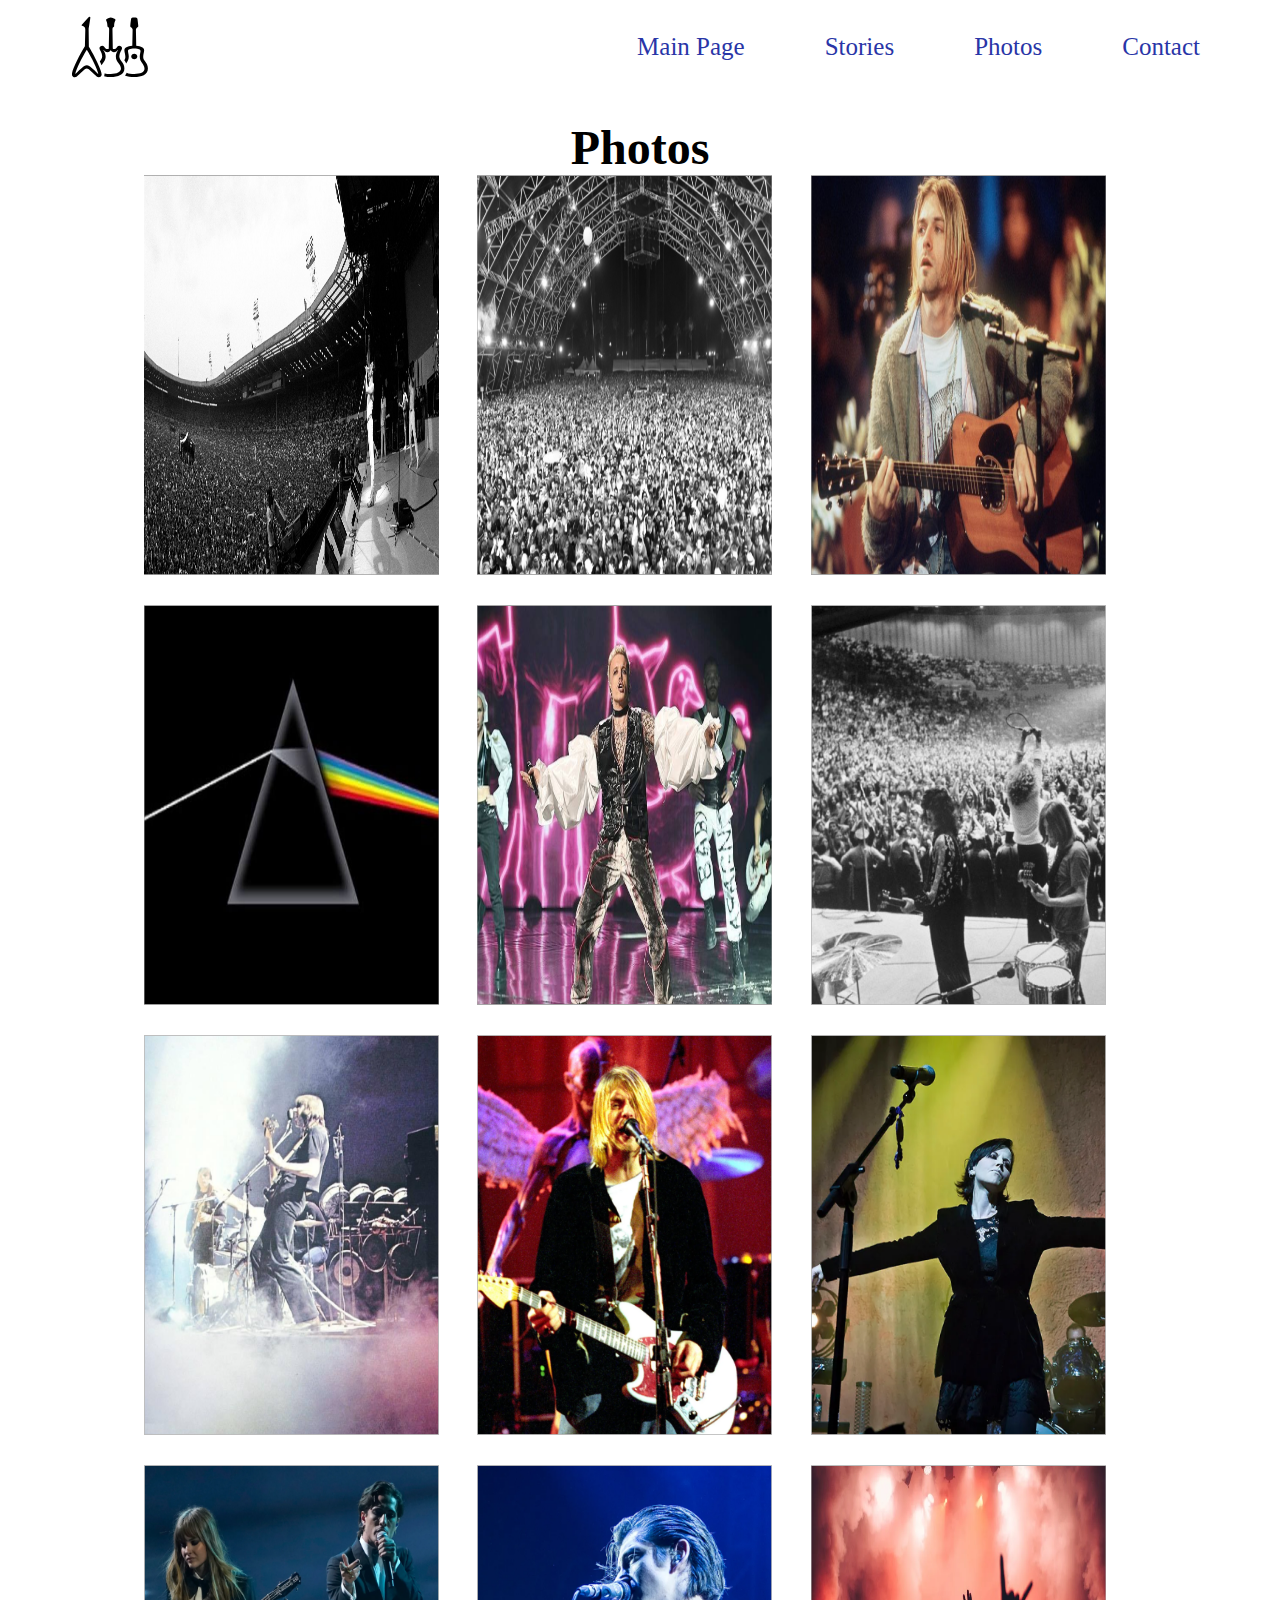
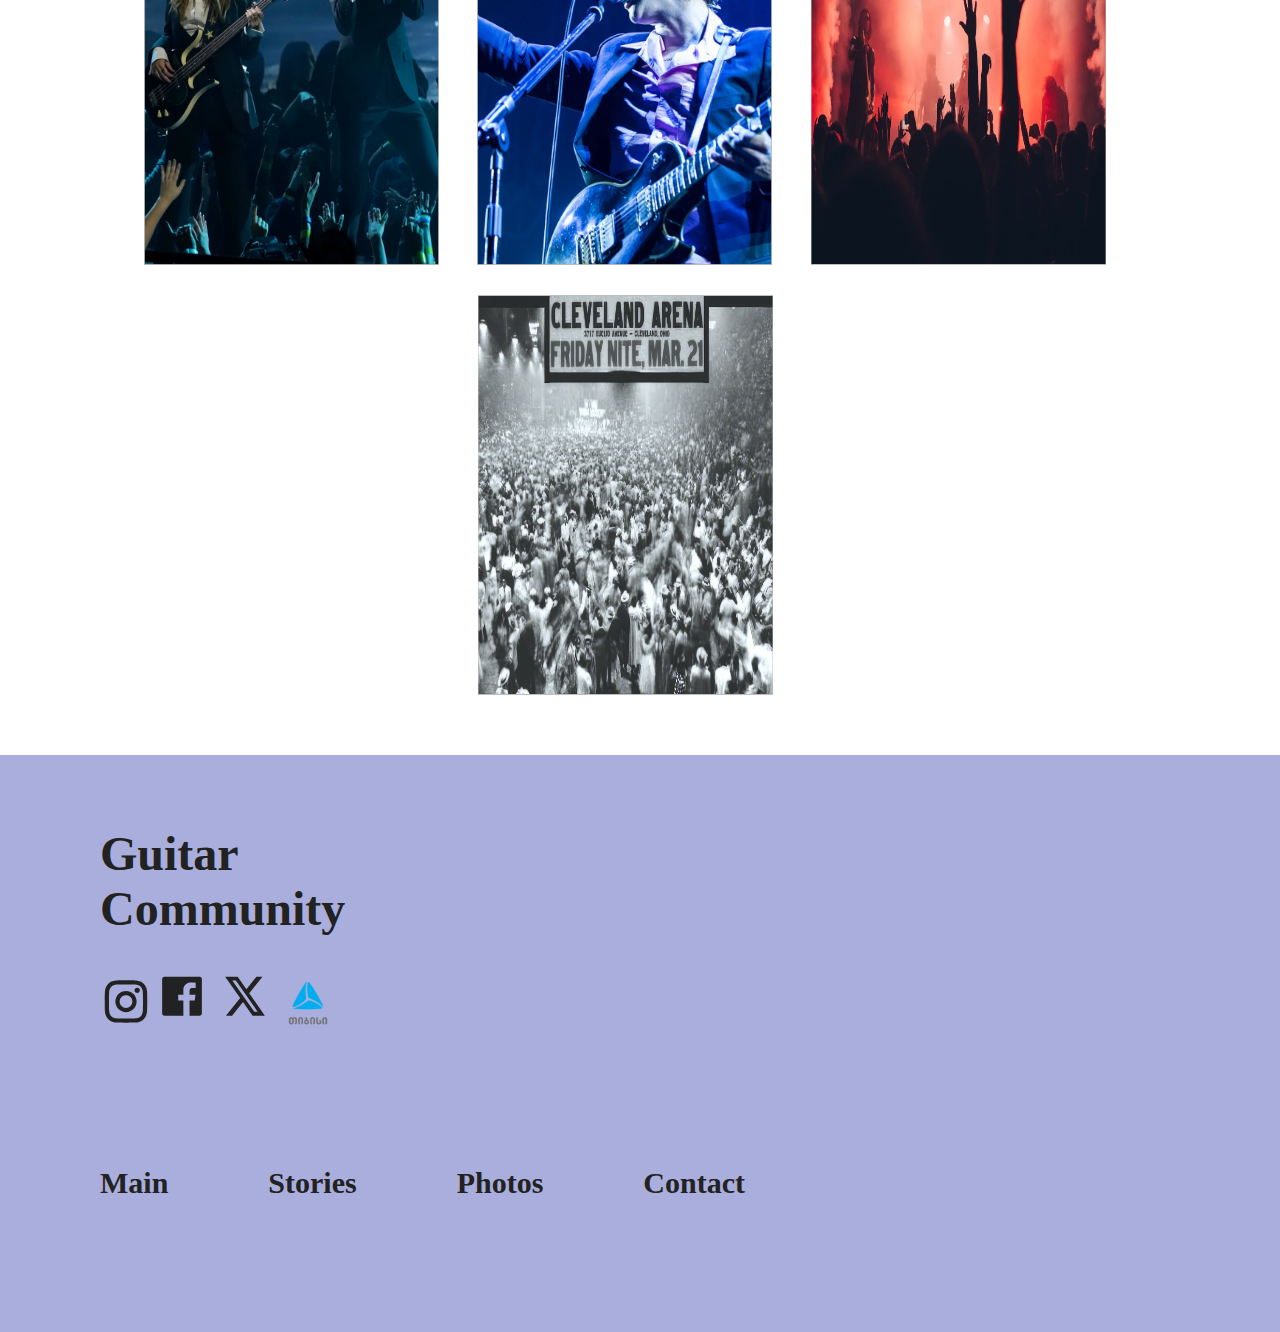
<file: Photos/photos.html>
<!DOCTYPE html>
<html lang="en">
<head>
    <meta charset="UTF-8">
    <meta name="viewport" content="width=device-width, initial-scale=1.0">
    <title>Stories</title>
    <link rel="stylesheet" href="css/style.css">
    <link rel="stylesheet" href="https://cdnjs.cloudflare.com/ajax/libs/font-awesome/4.7.0/css/font-awesome.min.css">
    <link rel="preconnect" href="https://fonts.googleapis.com">
    <link rel="preconnect" href="https://fonts.gstatic.com" crossorigin>

    <!-- English fonts -->
    <link href="https://fonts.googleapis.com/css2?family=Roboto+Condensed:ital,wght@0,100..900;1,100..900&display=swap" rel="stylesheet">
</head>
<body>
    <header>
        <nav>
            <div id="brand-logo"><a href="https://www.figma.com/design/PUsotsa5lO7G9R0K7nqwMi/Nino-Margiani-UI%2FUX-Design-(Copy)?node-id=0-1&t=bWh1g9BeWMZflPIo-0" target="_blank"><img src="images/logo.svg" alt="LOGO"></a></div>
            <input type="checkbox" id="burger-toggle">
            <label for="burger-toggle">
                <span></span>
                <span></span>
                <span></span>
            </label>
            <div id="navbar-links">
                <a href="../index.html">Main Page</a>
                <a href="#">Stories</a>
                <a href="#">Photos</a>
                <a href="#">Contact</a>
            </div>
        </nav>
    </header>
    <main>
        <h1>Photos</h1>
        <div>
            <img src="images/pic1.png" alt="pic1">
            <img src="images/pic2.png" alt="pic2">
            <img src="images/pic3.png" alt="pic3">
            <img src="images/pic4.png" alt="pic4">
            <img src="images/pic5.png" alt="pic5">
            <img src="images/pic6.png" alt="pic6">
            <img src="images/pic7.png" alt="pic7">
            <img src="images/pic8.png" alt="pic8">
            <img src="images/pic9.png" alt="pic9">
            <img src="images/pic10.png" alt="pic10">
            <img src="images/pic11.png" alt="pic11">
            <img src="images/pic12.png" alt="pic12">
            <img src="images/pic13.png" alt="pic13">
        </div>
    </main>
    <footer>
        <div id="column">
            <h1>Guitar Community</h1>
            <div>
                <img src="images/instagram.svg" alt="instagram" id="instagram">
                <img src="images/facebook.svg" alt="facebook" id="facebook">
                <img src="images/twitter.svg" alt="twitter" id="twitter">
                <a href="https://www.tbceducation.ge/" target="_blank" class="tbc"><img src="images/tbc.svg" alt="tbc" class="tbc"></a>
            </div>
        </div>
        <div id="links">
            <a href="../index.html">
                <h2>Main</h2>
            </a>
            <a href="../STORIES/stories.html">
                <h2>Stories</h2>
            </a>
            <a href="#">
                <h2>Photos</h2>
            </a>
            <a href="#">
                <h2>Contact</h2>
            </a>
        </div>
    </footer> 
</body>
</html>
</file>
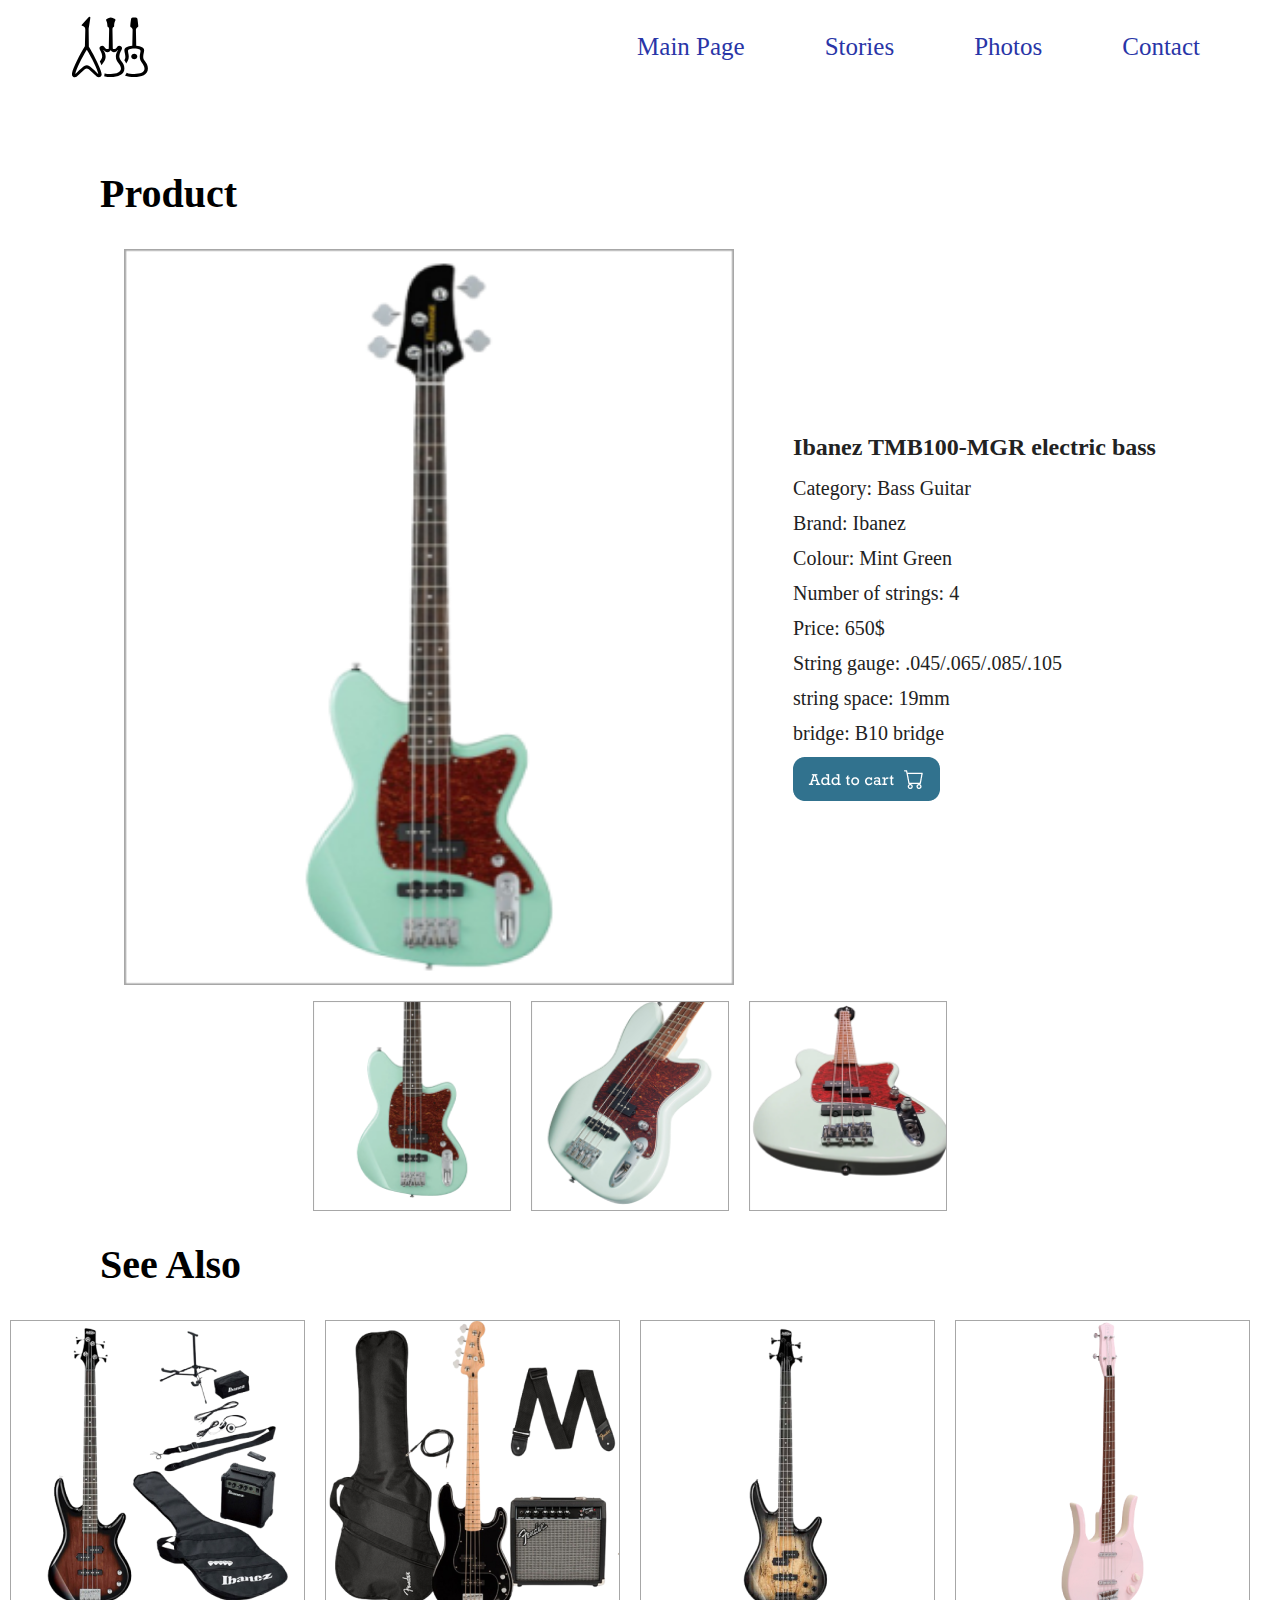
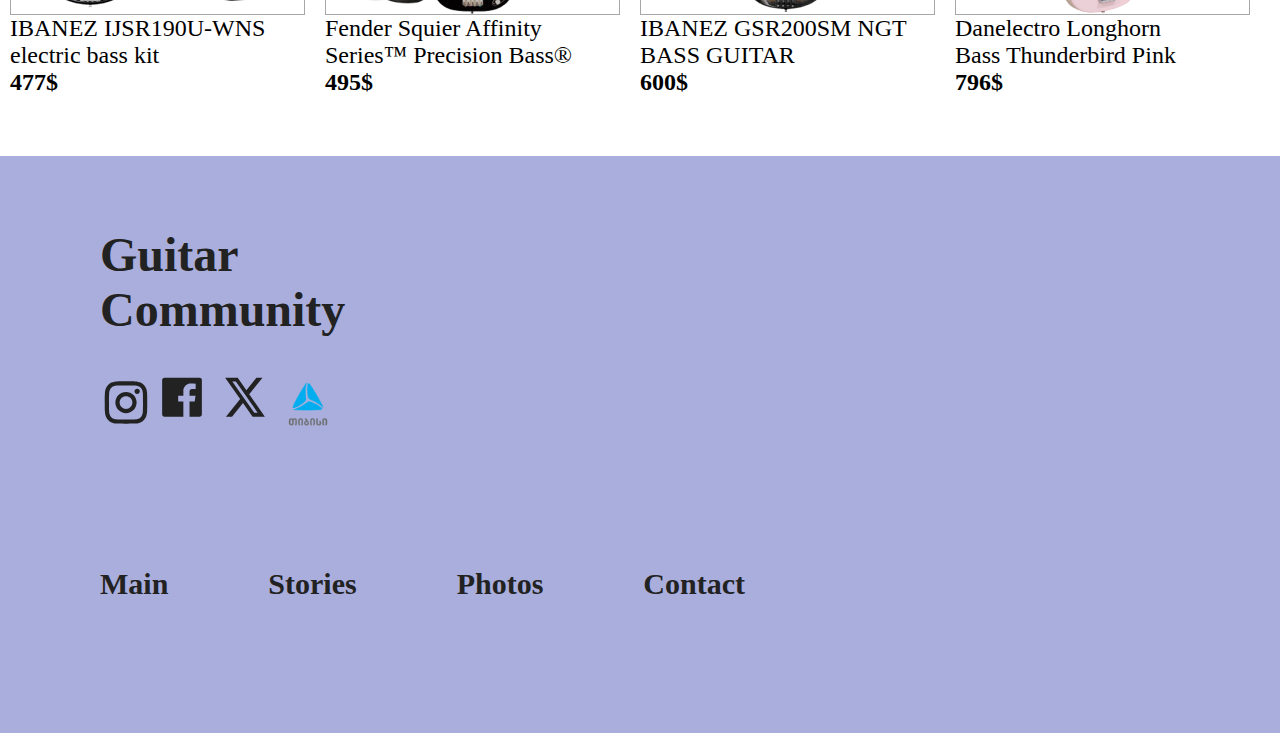
<file: PRODUCT/product.html>
<!DOCTYPE html>
<html lang="en">
<head>
    <meta charset="UTF-8">
    <meta name="viewport" content="width=device-width, initial-scale=1.0">
    <title>Guitar Community</title>
    <link rel="icon" href="https://www.tbceducation.ge/" type="image/x-icon"/>
    <link rel="stylesheet" href="css/style.css">
    <link rel="stylesheet" href="https://cdnjs.cloudflare.com/ajax/libs/font-awesome/4.7.0/css/font-awesome.min.css">
    <link rel="preconnect" href="https://fonts.googleapis.com">
    <link rel="preconnect" href="https://fonts.gstatic.com" crossorigin>

    <!-- English fonts -->
    <link href="https://fonts.googleapis.com/css2?family=Roboto+Condensed:ital,wght@0,100..900;1,100..900&display=swap" rel="stylesheet">
</head>
<body>
    <header>
        <nav>
            <div id="brand-logo"><a href="https://www.figma.com/design/PUsotsa5lO7G9R0K7nqwMi/Nino-Margiani-UI%2FUX-Design-(Copy)?node-id=0-1&t=bWh1g9BeWMZflPIo-0" target="_blank"><img src="images/logo.svg" alt="LOGO"></a></div>
            <input type="checkbox" id="burger-toggle">
            <label for="burger-toggle">
                <span></span>
                <span></span>
                <span></span>
            </label>
            <div id="navbar-links">
                <a href="../index.html">Main Page</a>
                <a href="../STORIES/stories.html">Stories</a>
                <a href="../Photos/photos.html">Photos</a>
                <a href="../CONTACT/contact.html">Contact</a>
            </div>
        </nav>
    </header>
    <main>
        <h1>Product</h1>
        <div>
            <div>
                <img src="images/pic1.png" alt="pic1">
            </div>
            <div id="column">
                <h2>Ibanez TMB100-MGR electric bass</h2>
                <p>Category: Bass Guitar</p>
                <p>Brand: Ibanez</p>
                <p>Colour: Mint Green</p>
                <p>Number of strings: 4</p>
                <p>Price: 650$</p>
                <p>String gauge: .045/.065/.085/.105</p>
                <p>string space:  19mm</p>
                <p>bridge: B10 bridge</p>
                <img src="images/frame.png" alt="frame">
            </div>
            <div id="row">
                <img src="images/pic2.png" alt="pic2">
                <img src="images/pic3.png" alt="pic3">
                <img src="images/pic4.png" alt="pic4">
            </div>
        </div>

        <h1>See Also</h1>
        <div id="see-also">
            <div>
                <img src="images/pic5.png" alt="pic5">
                <h2>IBANEZ IJSR190U-WNS</h2>
                <h2>electric bass kit</h2>
                <h3>477$</h3>
            </div>
            <div>
                <img src="images/pic6.png" alt="pic6">
                <h2>Fender Squier Affinity</h2>
                <h2>Series™ Precision Bass®</h2>
                <h3>495$</h3>
            </div>
            <div>
                <img src="images/pic7.png" alt="pic7">
                <h2>IBANEZ GSR200SM NGT</h2>
                <h2>BASS GUITAR</h2>
                <h3>600$</h3>
            </div>
            <div>
                <img src="images/pic8.png" alt="pic8">
                <h2>Danelectro Longhorn</h2>
                <h2>Bass Thunderbird Pink </h2>
                <h3>796$</h3>
            </div>
        </div>
    </main>
    <footer>
        <div id="column">
            <h1>Guitar Community</h1>
            <div>
                <img src="images/instagram.svg" alt="instagram" id="instagram">
                <img src="images/facebook.svg" alt="facebook" id="facebook">
                <img src="images/twitter.svg" alt="twitter" id="twitter">
                <a href="https://www.tbceducation.ge/" target="_blank" class="tbc"><img src="images/tbc.svg" alt="tbc" class="tbc"></a>
            </div>
        </div>
        <div id="links">
            <a href="../index.html">
                <h2>Main</h2>
            </a>
            <a href="../STORIES/stories.html">
                <h2>Stories</h2>
            </a>
            <a href="../Photos/photos.html">
                <h2>Photos</h2>
            </a>
            <a href="../CONTACT/contact.html">
                <h2>Contact</h2>
            </a>
        </div>
    </footer> 
</body>
</html>
</file>
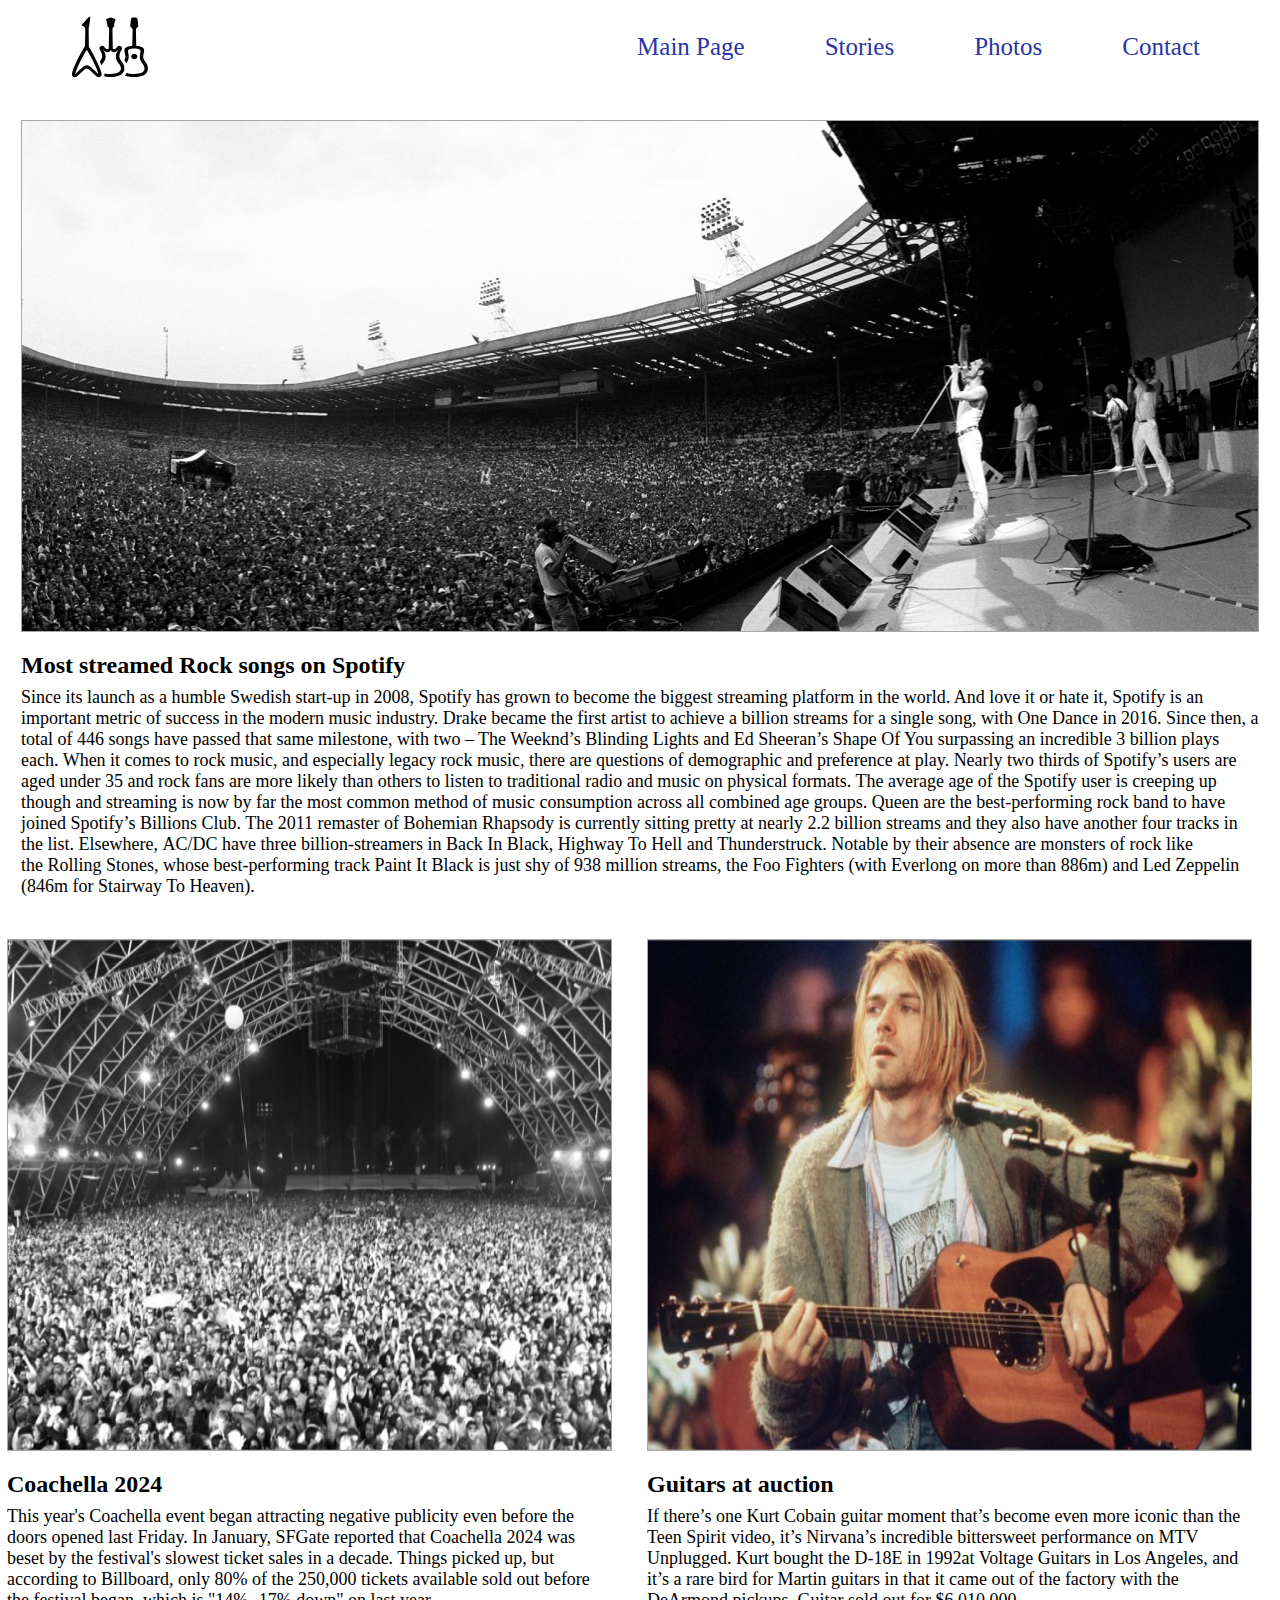
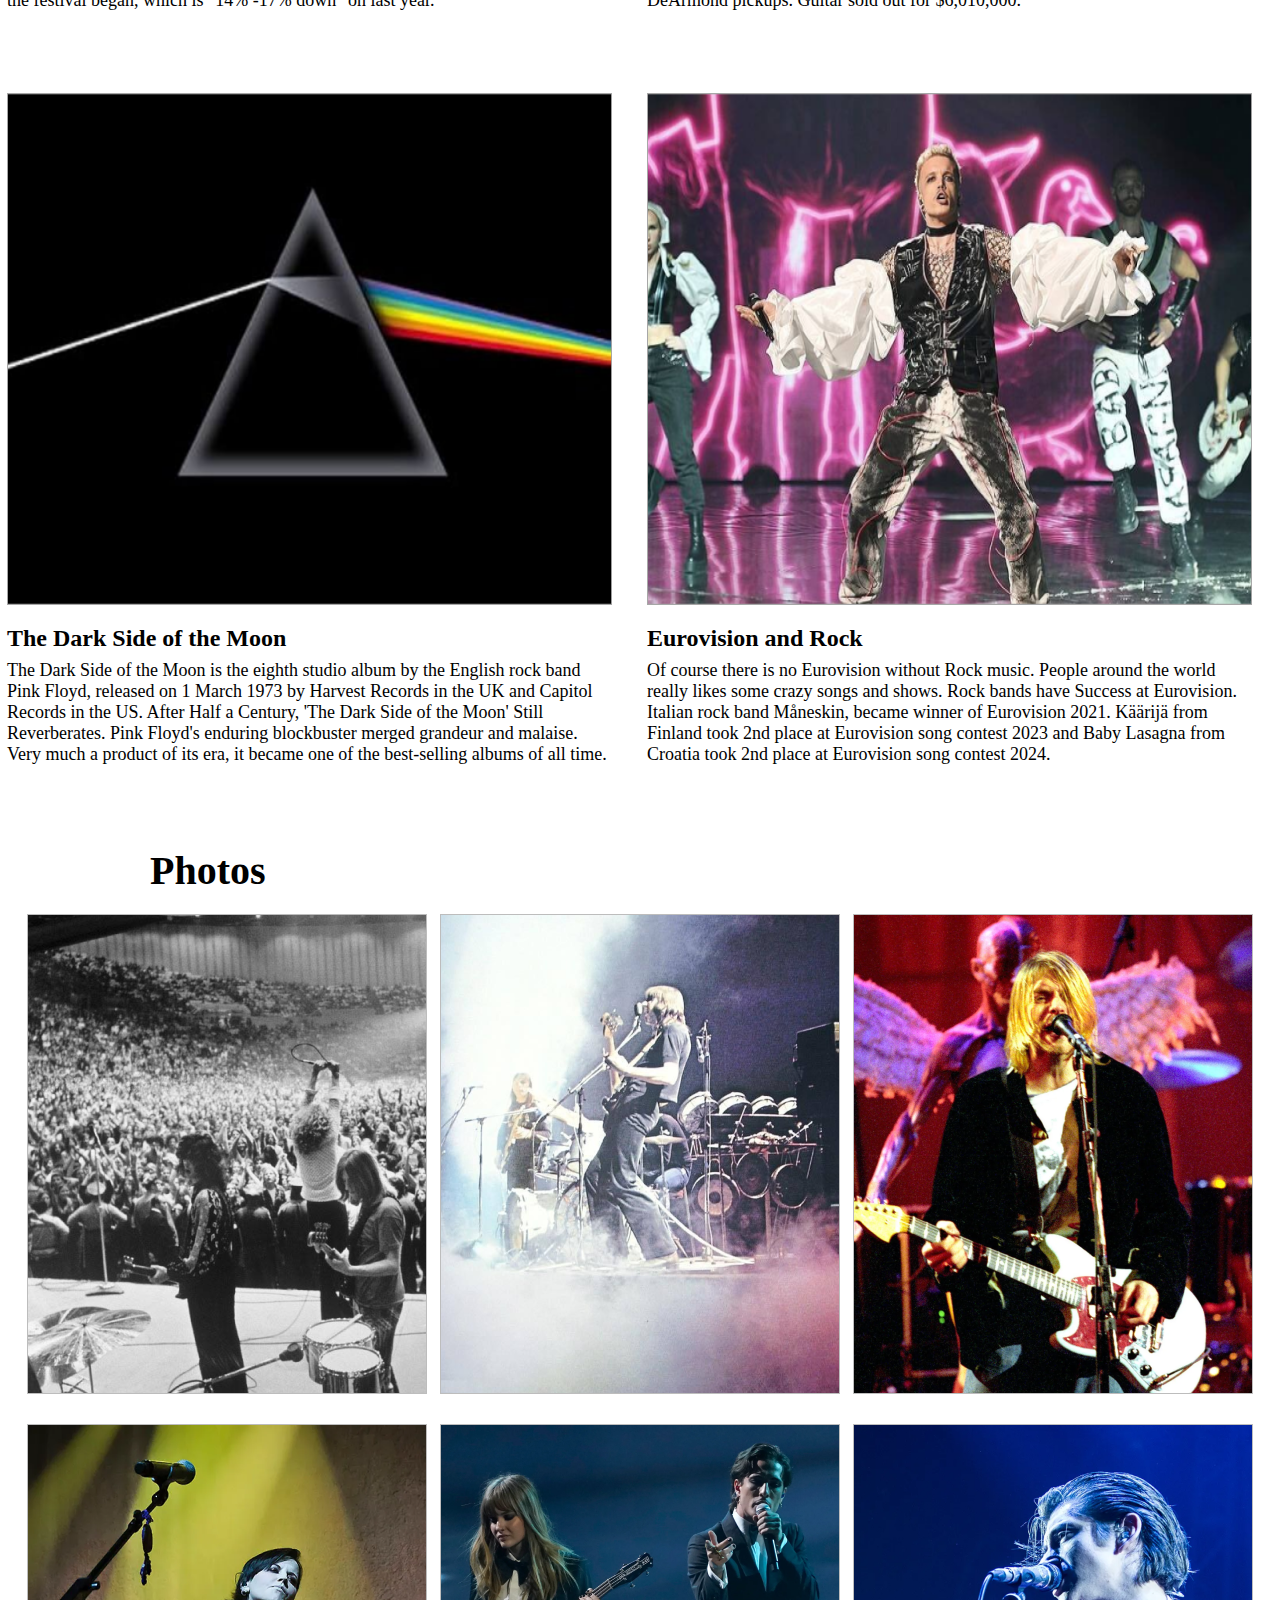
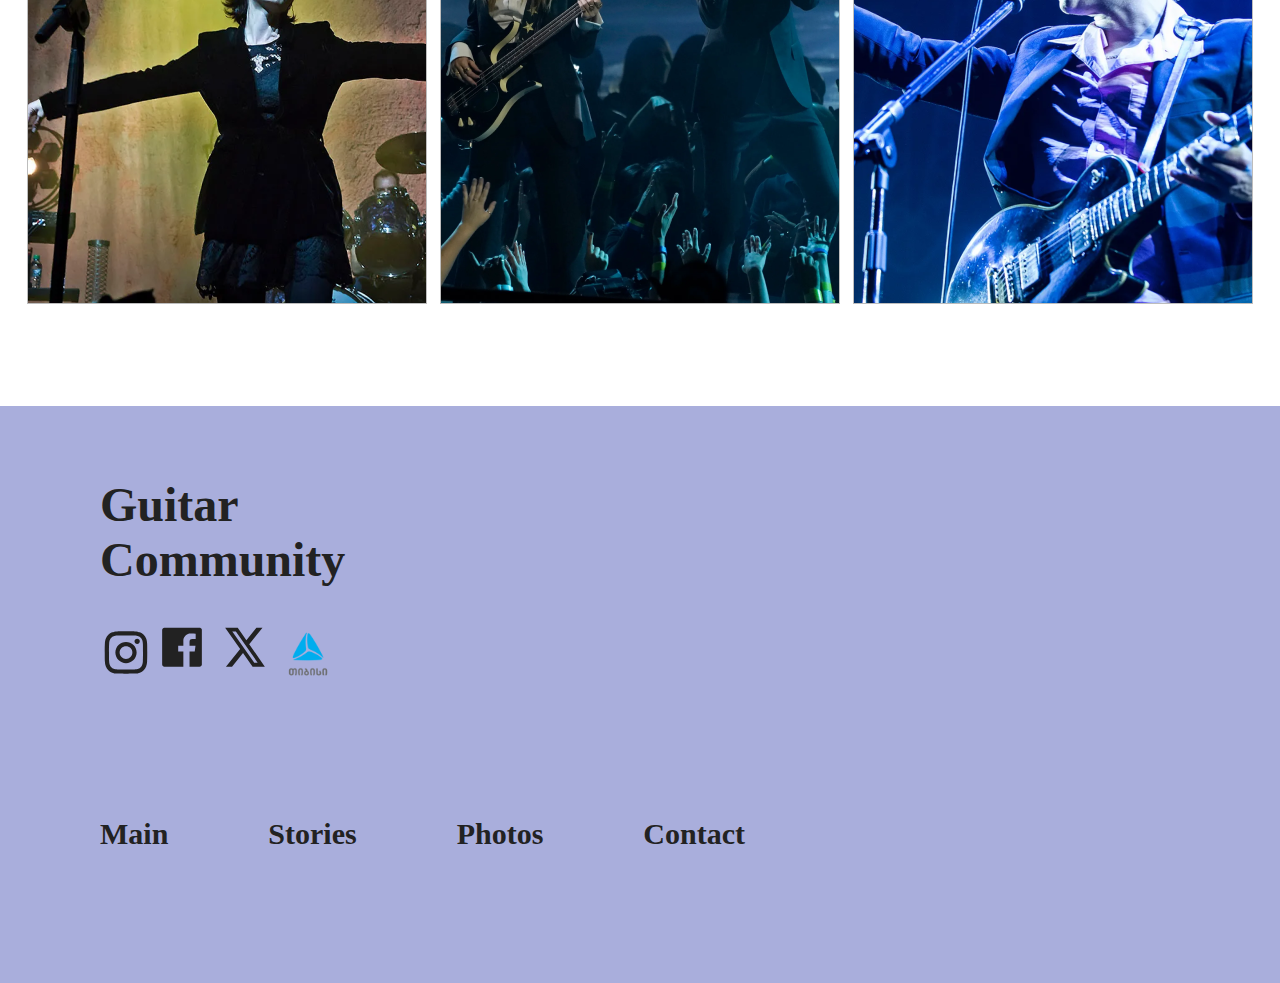
<file: STORIES/stories.html>
<!DOCTYPE html>
<html lang="en">
<head>
    <meta charset="UTF-8">
    <meta name="viewport" content="width=device-width, initial-scale=1.0">
    <title>Stories</title>
    <link rel="stylesheet" href="css/style.css">
    <link rel="stylesheet" href="https://cdnjs.cloudflare.com/ajax/libs/font-awesome/4.7.0/css/font-awesome.min.css">
    <link rel="preconnect" href="https://fonts.googleapis.com">
    <link rel="preconnect" href="https://fonts.gstatic.com" crossorigin>

    <!-- English fonts -->
    <link href="https://fonts.googleapis.com/css2?family=Roboto+Condensed:ital,wght@0,100..900;1,100..900&display=swap" rel="stylesheet">
</head>
<body>
    <header>
        <nav>
            <div id="brand-logo"><a href="https://www.figma.com/design/PUsotsa5lO7G9R0K7nqwMi/Nino-Margiani-UI%2FUX-Design-(Copy)?node-id=0-1&t=bWh1g9BeWMZflPIo-0" target="_blank"><img src="images/logo.svg" alt="LOGO"></a></div>
            <input type="checkbox" id="burger-toggle">
            <label for="burger-toggle">
                <span></span>
                <span></span>
                <span></span>
            </label>
            <div id="navbar-links">
                <a href="../index.html">Main Page</a>
                <a href="#">Stories</a>
                <a href="../Photos/photos.html">Photos</a>
                <a href="../CONTACT/contact.html">Contact</a>
            </div>
        </nav>
    </header>
    <main>
        <div>
            <img src="images/pic1.png" alt="pic1">
            <h1>Most streamed Rock songs on Spotify</h1>
            <p>Since its launch as a humble Swedish start-up in 2008, Spotify has grown to become the biggest streaming platform in the world. And love it or hate it, Spotify is an important metric of success in the modern music industry. Drake became the first artist to achieve a billion streams for a single song, with One Dance in 2016. Since then, a total of 446 songs have passed that same milestone, with two – The Weeknd’s Blinding Lights and Ed Sheeran’s Shape Of You surpassing an incredible 3 billion plays each. When it comes to rock music, and especially legacy rock music, there are questions of demographic and preference at play. Nearly two thirds of Spotify’s users are aged under 35 and rock fans are more likely than others to listen to traditional radio and music on physical formats. The average age of the Spotify user is creeping up though and streaming is now by far the most common method of music consumption across all combined age groups. Queen are the best-performing rock band to have joined Spotify’s Billions Club. The 2011 remaster of Bohemian Rhapsody is currently sitting pretty at nearly 2.2 billion streams and they also have another four tracks in the list. Elsewhere, AC/DC have three billion-streamers in Back In Black, Highway To Hell and Thunderstruck. Notable by their absence are monsters of rock like the Rolling Stones, whose best-performing track Paint It Black is just shy of 938 million streams, the Foo Fighters (with Everlong on more than 886m) and Led Zeppelin (846m for Stairway To Heaven).</p>
        </div> 
        <div class="display">
            <div>
                <img src="images/pic2.png" alt="pic2">
                <h1>Coachella 2024</h1>
                <p>This year's Coachella event began attracting negative publicity even before the doors opened last Friday. In January, SFGate reported that Coachella 2024 was beset by the festival's slowest ticket sales in a decade. Things picked up, but according to Billboard, only 80% of the 250,000 tickets available sold out before the festival began, which is "14% -17% down" on last year. </p>
            </div>
            <div>
                <img src="images/pic3.png" alt="pic3">
                <h1>Guitars at auction</h1>
                <p>If there’s one Kurt Cobain guitar moment that’s become even more iconic than the Teen Spirit video, it’s Nirvana’s incredible bittersweet performance on MTV Unplugged. Kurt bought the D-18E in 1992at Voltage Guitars in Los Angeles, and it’s a rare bird for Martin guitars in that it came out of the factory with the DeArmond pickups.  Guitar sold out for $6,010,000.</p>
            </div>
        </div>
        <div class="display">
            <div>
                <img src="images/pic4.png" alt="pic4">
                <h1>The Dark Side of the Moon</h1>
                <p>The Dark Side of the Moon is the eighth studio album by the English rock band Pink Floyd, released on 1 March 1973 by Harvest Records in the UK and Capitol Records in the US. After Half a Century, 'The Dark Side of the Moon' Still Reverberates. Pink Floyd's enduring blockbuster merged grandeur and malaise. Very much a product of its era, it became one of the best-selling albums of all time. </p>
            </div>
            <div>
                <img src="images/pic5.png" alt="pic5">
                <h1>Eurovision and Rock</h1>
                <p>Of course there is no Eurovision without Rock music. People around the world really likes some crazy songs and shows. Rock bands have Success at Eurovision. Italian rock band Måneskin, became winner of Eurovision 2021. Käärijä from Finland took 2nd place at Eurovision song contest 2023 and Baby Lasagna from Croatia took 2nd place at Eurovision song contest 2024.</p>
            </div>
        </div>
        <h2>Photos</h2>
        <div id="photos">
            <img src="images/pic6.png" alt="pic6">
            <img src="images/pic7.png" alt="pic7">
            <img src="images/pic8.png" alt="pic8">
            <img src="images/pic9.png" alt="pic9">
            <img src="images/pic10.png" alt="pic10">
            <img src="images/pic11.png" alt="pic11">
        </div>
    </main>
    <footer>
        <div id="column">
            <h1>Guitar Community</h1>
            <div>
                <img src="images/instagram.svg" alt="instagram" id="instagram">
                <img src="images/facebook.svg" alt="facebook" id="facebook">
                <img src="images/twitter.svg" alt="twitter" id="twitter">
                <a href="https://www.tbceducation.ge/" target="_blank" class="tbc"><img src="images/tbc.svg" alt="tbc" class="tbc"></a>
            </div>
        </div>
        <div id="links">
            <a href="../index.html">
                <h2>Main</h2>
            </a>
            <a href="#">
                <h2>Stories</h2>
            </a>
            <a href="../Photos/photos.html">
                <h2>Photos</h2>
            </a>
            <a href="../CONTACT/contact.html">
                <h2>Contact</h2>
            </a>
        </div>
    </footer> 
</body>
</html>
</file>
<file: css/style.css>
html, body, div, span, applet, object, iframe,
h1, h2, h3, h4, h5, h6, p, blockquote, pre,
a, abbr, acronym, address, big, cite, code,
del, dfn, em, img, ins, kbd, q, s, samp,
small, strike, strong, sub, sup, tt, var,
b, u, i, center,
dl, dt, dd, ol, ul, li,
fieldset, form, label, legend,
table, caption, tbody, tfoot, thead, tr, th, td,
article, aside, canvas, details, embed,
figure, figcaption, footer, header, hgroup,
menu, nav, output, ruby, section, summary,
time, mark, audio, video {
  margin: 0;
  padding: 0;
  border: 0;
  font-size: 100%;
  font: inherit;
  vertical-align: baseline;
}

/* HTML5 display-role reset for older browsers */
article, aside, details, figcaption, figure,
footer, header, hgroup, menu, nav, section {
  display: block;
}

ol, ul {
  list-style: none;
}

blockquote, q {
  quotes: none;
}

blockquote:before, blockquote:after,
q:before, q:after {
  content: "";
  content: none;
}

table {
  border-collapse: collapse;
  border-spacing: 0;
}

header {
  z-index: 10;
  position: fixed;
  top: 0;
  width: 100%;
  background-color: white;
}
header nav {
  display: -webkit-box;
  display: -ms-flexbox;
  display: flex;
  -webkit-box-align: center;
  -ms-flex-align: center;
  align-items: center;
  -webkit-box-pack: justify;
  -ms-flex-pack: justify;
  justify-content: space-between;
  width: 100%;
}
header nav #brand-logo img {
  width: 100px;
  height: 70px;
  margin-top: 10px;
  margin-left: 60px;
}
@media (max-width: 480px) {
  header nav #brand-logo img {
    margin-left: 30px;
  }
}
header nav #navbar-links {
  display: -webkit-box;
  display: -ms-flexbox;
  display: flex;
}
header nav #navbar-links a {
  color: #2935A7;
  text-decoration: none;
  font-size: 25px;
  font-weight: 400;
  margin-top: 10px;
  margin-right: 80px;
}
@media (max-width: 480px) {
  header nav #navbar-links a {
    margin: 0;
    padding: 15px 0;
    border-bottom: 1px solid #444;
  }
}
@media (max-width: 815px) {
  header nav #navbar-links a {
    margin-right: 30px;
  }
}
@media (max-width: 660px) {
  header nav #navbar-links a {
    font-size: 20px;
    margin-right: 10px;
  }
}
@media (max-width: 480px) {
  header nav #navbar-links {
    display: none;
    -webkit-box-orient: vertical;
    -webkit-box-direction: normal;
    -ms-flex-direction: column;
    flex-direction: column;
    width: 100%;
    text-align: center;
  }
}
header nav #burger-toggle {
  display: none;
}
header nav label {
  display: none;
  -webkit-box-orient: vertical;
  -webkit-box-direction: normal;
  -ms-flex-direction: column;
  flex-direction: column;
  cursor: pointer;
}
header nav label span {
  height: 3px;
  width: 25px;
  background-color: black;
  margin: 4px 0;
  -webkit-transition: 0.4s;
  -o-transition: 0.4s;
  transition: 0.4s;
}
@media (max-width: 480px) {
  header nav label {
    display: -webkit-box;
    display: -ms-flexbox;
    display: flex;
    margin-right: 30px;
  }
}
@media (max-width: 480px) {
  header nav input:checked ~ #navbar-links {
    display: -webkit-box;
    display: -ms-flexbox;
    display: flex;
  }
}

main {
  margin-top: 100px;
  width: 98%;
  margin-top: 0 auto;
}
main #first {
  display: flex;
  justify-content: center;
  flex-flow: row wrap;
}
main #first div {
  display: flex;
  flex-direction: column;
  justify-content: center;
  align-items: center;
  margin-left: 40px;
  max-width: 100%;
}
@media (max-width: 800px) {
  main #first div {
    margin: 0 auto;
  }
}
main #first div #img {
  width: 100%;
  height: 400px;
}
@media (max-width: 400px) {
  main #first div #img {
    height: 300px;
  }
}
main #first div h1 {
  font-size: 48px;
  font-weight: 800;
  margin: 0;
}
@media (max-width: 480px) {
  main #first div h1 {
    color: white;
    position: relative;
    top: -275px;
  }
}
main #first div h4 {
  font-size: 24px;
  font-weight: 400;
}
@media (max-width: 480px) {
  main #first div h4 {
    color: white;
    position: relative;
    top: -266px;
  }
}
main h1 {
  font-size: 48px;
  font-weight: 800;
  margin-top: 100px;
  margin-left: 50px;
}
@media (max-width: 480px) {
  main h1 {
    margin-top: 30px;
    margin-bottom: 20px;
    margin-left: 20px;
  }
}
main div {
  display: flex;
  flex-flow: row wrap;
  justify-content: space-around;
  margin-top: 30px;
}
main div a {
  text-decoration: none;
  color: black;
}
main div div {
  display: flex;
  flex-direction: column;
  margin: 0 20px;
  margin-bottom: 30px;
  max-width: 295px;
}
main div div .Categories {
  width: 295px;
  height: 295px;
}
main div div img {
  width: 295px;
  height: 400px;
}
main div div h2 {
  font-size: 24px;
  font-weight: 400;
  display: flex;
  justify-content: center;
}
main div div h3 {
  font-size: 20px;
  font-weight: 400;
}
main div div h5 {
  font-size: 24px;
  font-weight: 700;
}
main div div div {
  background-color: #EEF9FD;
  position: relative;
  top: -473px;
  left: 224px;
  width: 40px;
  height: 40px;
  justify-content: center;
  align-items: center;
}
main div div #discount {
  position: relative;
  top: -473px;
  left: 224px;
}
@media (max-width: 698px) {
  main div div #discount {
    top: -430px;
  }
}
main #blogs {
  display: flex;
  justify-content: space-around;
  flex-flow: row wrap;
}
main #blogs .blogs {
  max-width: 400px;
  margin-bottom: 60px;
}
main #blogs .blogs img {
  width: 400px;
}
@media (max-width: 480px) {
  main #blogs .blogs img {
    width: 90%;
    height: 200px;
  }
}
main #blogs .blogs h2 {
  font-size: 20px;
  font-weight: 800;
  margin-top: 16px;
  margin-bottom: 13px;
}
main #blogs .blogs p {
  font-size: 20px;
  font-weight: 400px;
}

footer {
  min-height: 310px;
  width: 100%;
  background-color: #A9AEDC;
  position: absolute;
  margin-top: 30px;
  display: flex;
  flex-flow: row wrap;
}
footer h1 {
  font-size: 48px;
  font-weight: 800;
  width: 247px;
  margin: 41px 0 10px 100px;
  color: #222222;
}
@media (max-width: 480px) {
  footer h1 {
    margin: 10px;
  }
}
footer #instagram {
  width: 56px;
  height: 51px;
  margin: 0 3.9px 0 98px;
}
@media (max-width: 480px) {
  footer #instagram {
    margin-left: 10px;
  }
}
footer #facebook {
  width: 48px;
  height: 39.71px;
  margin: 0 15px 0 0;
}
footer #twitter {
  width: 48px;
  height: 39.71px;
  margin: 0 6.9px 0 0;
}
footer .tbc {
  width: 64px;
  height: 54px;
}
footer div {
  display: flex;
  flex-flow: row wrap;
  margin-top: 30px;
}
footer div div {
  display: flex;
  flex-direction: row;
}
footer div a {
  text-decoration: none;
  height: 30px;
}
footer div a h2 {
  font-size: 30px;
  font-weight: 800;
  margin-left: 100px;
  color: #222222;
}
footer #column {
  display: flex;
  flex-direction: column;
  margin-right: 200px;
}
footer #links {
  margin: 136px 100px 136px 0;
}
</file>
<file: MAIN/css/style.css>
html, body, div, span, applet, object, iframe,
h1, h2, h3, h4, h5, h6, p, blockquote, pre,
a, abbr, acronym, address, big, cite, code,
del, dfn, em, img, ins, kbd, q, s, samp,
small, strike, strong, sub, sup, tt, var,
b, u, i, center,
dl, dt, dd, ol, ul, li,
fieldset, form, label, legend,
table, caption, tbody, tfoot, thead, tr, th, td,
article, aside, canvas, details, embed,
figure, figcaption, footer, header, hgroup,
menu, nav, output, ruby, section, summary,
time, mark, audio, video {
  margin: 0;
  padding: 0;
  border: 0;
  font-size: 100%;
  font: inherit;
  vertical-align: baseline;
}

/* HTML5 display-role reset for older browsers */
article, aside, details, figcaption, figure,
footer, header, hgroup, menu, nav, section {
  display: block;
}

ol, ul {
  list-style: none;
}

blockquote, q {
  quotes: none;
}

blockquote:before, blockquote:after,
q:before, q:after {
  content: "";
  content: none;
}

table {
  border-collapse: collapse;
  border-spacing: 0;
}

header {
  z-index: 10;
  position: fixed;
  top: 0;
  width: 100%;
  background-color: white;
}
header nav {
  display: -webkit-box;
  display: -ms-flexbox;
  display: flex;
  -webkit-box-align: center;
  -ms-flex-align: center;
  align-items: center;
  -webkit-box-pack: justify;
  -ms-flex-pack: justify;
  justify-content: space-between;
  width: 100%;
}
header nav #brand-logo img {
  width: 100px;
  height: 70px;
  margin-top: 10px;
  margin-left: 60px;
}
@media (max-width: 480px) {
  header nav #brand-logo img {
    margin-left: 30px;
  }
}
header nav #navbar-links {
  display: -webkit-box;
  display: -ms-flexbox;
  display: flex;
}
header nav #navbar-links a {
  color: #2935A7;
  text-decoration: none;
  font-size: 25px;
  font-weight: 400;
  margin-top: 10px;
  margin-right: 80px;
}
@media (max-width: 480px) {
  header nav #navbar-links a {
    margin: 0;
    padding: 15px 0;
    border-bottom: 1px solid #444;
  }
}
@media (max-width: 815px) {
  header nav #navbar-links a {
    margin-right: 30px;
  }
}
@media (max-width: 660px) {
  header nav #navbar-links a {
    font-size: 20px;
    margin-right: 10px;
  }
}
@media (max-width: 480px) {
  header nav #navbar-links {
    display: none;
    -webkit-box-orient: vertical;
    -webkit-box-direction: normal;
    -ms-flex-direction: column;
    flex-direction: column;
    width: 100%;
    text-align: center;
  }
}
header nav #burger-toggle {
  display: none;
}
header nav label {
  display: none;
  -webkit-box-orient: vertical;
  -webkit-box-direction: normal;
  -ms-flex-direction: column;
  flex-direction: column;
  cursor: pointer;
}
header nav label span {
  height: 3px;
  width: 25px;
  background-color: black;
  margin: 4px 0;
  -webkit-transition: 0.4s;
  -o-transition: 0.4s;
  transition: 0.4s;
}
@media (max-width: 480px) {
  header nav label {
    display: -webkit-box;
    display: -ms-flexbox;
    display: flex;
    margin-right: 30px;
  }
}
@media (max-width: 480px) {
  header nav input:checked ~ #navbar-links {
    display: -webkit-box;
    display: -ms-flexbox;
    display: flex;
  }
}

main {
  margin-top: 100px;
  width: 98%;
  margin-top: 0 auto;
}
main #first {
  display: flex;
  justify-content: center;
  flex-flow: row wrap;
}
main #first div {
  display: flex;
  flex-direction: column;
  justify-content: center;
  align-items: center;
  margin-left: 40px;
  max-width: 100%;
}
@media only screen and (max-width: 800px) {
  main #first div {
    margin: 0 auto;
  }
}
main #first div #img {
  width: 100%;
  height: 400px;
}
@media only screen and (max-width: 400px) {
  main #first div #img {
    height: 300px;
  }
}
main #first div h1 {
  font-size: 48px;
  font-weight: 800;
  margin: 0;
}
@media only screen and (max-width: 480px) {
  main #first div h1 {
    color: white;
    position: relative;
    top: -275px;
  }
}
main #first div h4 {
  font-size: 24px;
  font-weight: 400;
}
@media only screen and (max-width: 480px) {
  main #first div h4 {
    color: white;
    position: relative;
    top: -266px;
  }
}
main h1 {
  font-size: 48px;
  font-weight: 800;
  margin-top: 100px;
  margin-left: 50px;
}
@media only screen and (max-width: 480px) {
  main h1 {
    margin-left: 20px;
  }
}
main div {
  display: flex;
  flex-flow: row wrap;
  justify-content: space-around;
  margin-top: 30px;
}
main div div {
  display: flex;
  flex-direction: column;
  margin: 0 20px;
  margin-bottom: 100px;
  max-width: 295px;
}
main div div .Categories {
  width: 295px;
  height: 295px;
}
main div div img {
  width: 295px;
  height: 400px;
}
main div div h2 {
  font-size: 24px;
  font-weight: 400;
  display: flex;
  justify-content: center;
}
main div div h3 {
  font-size: 20px;
  font-weight: 400;
}
main div div h5 {
  font-size: 24px;
  font-weight: 700;
}
main div div div {
  background-color: #EEF9FD;
  position: relative;
  top: -473px;
  left: 224px;
  width: 40px;
  height: 40px;
  justify-content: center;
  align-items: center;
}
main #blogs {
  display: flex;
  justify-content: space-around;
  flex-flow: row wrap;
}
main #blogs .blogs {
  max-width: 400px;
}
main #blogs .blogs img {
  width: 400px;
}
@media only screen and (max-width: 480px) {
  main #blogs .blogs img {
    width: 300px;
    height: 200px;
  }
}
main #blogs .blogs h2 {
  font-size: 20px;
  font-weight: 800;
  margin-top: 16px;
  margin-bottom: 13px;
}
main #blogs .blogs p {
  font-size: 20px;
  font-weight: 400px;
}

footer {
  min-height: 310px;
  width: 100%;
  background-color: #A9AEDC;
  position: absolute;
  margin-top: 30px;
  display: flex;
  flex-flow: row wrap;
}
footer h1 {
  font-size: 48px;
  font-weight: 800;
  width: 247px;
  margin: 41px 0 10px 100px;
  color: #222222;
}
@media only screen and (max-width: 480px) {
  footer h1 {
    margin: 10px;
  }
}
footer #instagram {
  width: 56px;
  height: 51px;
  margin: 0 3.9px 0 98px;
}
@media only screen and (max-width: 480px) {
  footer #instagram {
    margin-left: 10px;
  }
}
footer #facebook {
  width: 48px;
  height: 39.71px;
  margin: 0 15px 0 0;
}
footer #twitter {
  width: 48px;
  height: 39.71px;
  margin: 0 6.9px 0 0;
}
footer .tbc {
  width: 64px;
  height: 54px;
}
footer div {
  display: flex;
  flex-flow: row wrap;
  margin-top: 30px;
}
footer div div {
  display: flex;
  flex-direction: row;
}
footer div a {
  text-decoration: none;
  height: 30px;
}
footer div a h2 {
  font-size: 30px;
  font-weight: 800;
  margin-left: 100px;
  color: #222222;
}
footer #column {
  display: flex;
  flex-direction: column;
  margin-right: 200px;
}
footer #links {
  margin: 136px 100px 136px 0;
}
</file>
<file: CONTACT/css/style.css>
html, body, div, span, applet, object, iframe,
h1, h2, h3, h4, h5, h6, p, blockquote, pre,
a, abbr, acronym, address, big, cite, code,
del, dfn, em, img, ins, kbd, q, s, samp,
small, strike, strong, sub, sup, tt, var,
b, u, i, center,
dl, dt, dd, ol, ul, li,
fieldset, form, label, legend,
table, caption, tbody, tfoot, thead, tr, th, td,
article, aside, canvas, details, embed,
figure, figcaption, footer, header, hgroup,
menu, nav, output, ruby, section, summary,
time, mark, audio, video {
  margin: 0;
  padding: 0;
  border: 0;
  font-size: 100%;
  font: inherit;
  vertical-align: baseline;
}

/* HTML5 display-role reset for older browsers */
article, aside, details, figcaption, figure,
footer, header, hgroup, menu, nav, section {
  display: block;
}

ol, ul {
  list-style: none;
}

blockquote, q {
  quotes: none;
}

blockquote:before, blockquote:after,
q:before, q:after {
  content: "";
  content: none;
}

table {
  border-collapse: collapse;
  border-spacing: 0;
}

header {
  z-index: 10;
  position: fixed;
  top: 0;
  width: 100%;
  background-color: white;
}
header nav {
  display: -webkit-box;
  display: -ms-flexbox;
  display: flex;
  -webkit-box-align: center;
  -ms-flex-align: center;
  align-items: center;
  -webkit-box-pack: justify;
  -ms-flex-pack: justify;
  justify-content: space-between;
  width: 100%;
}
header nav #brand-logo img {
  width: 100px;
  height: 70px;
  margin-top: 10px;
  margin-left: 60px;
}
@media (max-width: 480px) {
  header nav #brand-logo img {
    margin-left: 30px;
  }
}
header nav #navbar-links {
  display: -webkit-box;
  display: -ms-flexbox;
  display: flex;
}
header nav #navbar-links a {
  color: #2935A7;
  text-decoration: none;
  font-size: 25px;
  font-weight: 400;
  margin-top: 10px;
  margin-right: 80px;
}
@media (max-width: 480px) {
  header nav #navbar-links a {
    margin: 0;
    padding: 15px 0;
    border-bottom: 1px solid #444;
  }
}
@media (max-width: 815px) {
  header nav #navbar-links a {
    margin-right: 30px;
  }
}
@media (max-width: 660px) {
  header nav #navbar-links a {
    font-size: 20px;
    margin-right: 10px;
  }
}
@media (max-width: 480px) {
  header nav #navbar-links {
    display: none;
    -webkit-box-orient: vertical;
    -webkit-box-direction: normal;
    -ms-flex-direction: column;
    flex-direction: column;
    width: 100%;
    text-align: center;
  }
}
header nav #burger-toggle {
  display: none;
}
header nav label {
  display: none;
  -webkit-box-orient: vertical;
  -webkit-box-direction: normal;
  -ms-flex-direction: column;
  flex-direction: column;
  cursor: pointer;
}
header nav label span {
  height: 3px;
  width: 25px;
  background-color: black;
  margin: 4px 0;
  -webkit-transition: 0.4s;
  -o-transition: 0.4s;
  transition: 0.4s;
}
@media (max-width: 480px) {
  header nav label {
    display: -webkit-box;
    display: -ms-flexbox;
    display: flex;
    margin-right: 30px;
  }
}
@media (max-width: 480px) {
  header nav input:checked ~ #navbar-links {
    display: -webkit-box;
    display: -ms-flexbox;
    display: flex;
  }
}

main div {
  display: -webkit-box;
  display: -ms-flexbox;
  display: flex;
  -webkit-box-orient: horizontal;
  -webkit-box-direction: normal;
  -ms-flex-flow: row wrap;
  flex-flow: row wrap;
  margin-top: 110px;
  width: 100%;
}
main div textarea {
  background-color: #F8F8F8;
  width: 45vw;
  min-width: 200px;
  height: 298px;
  resize: none;
  border: 4px solid rgba(213, 211, 211, 0.3);
  margin: 0 auto;
}
@media only screen and (max-width: 480px) {
  main div textarea {
    height: 175px;
  }
}
main div form {
  width: 100%;
}
main div form div {
  display: -webkit-box;
  display: -ms-flexbox;
  display: flex;
  -webkit-box-orient: vertical;
  -webkit-box-direction: normal;
  -ms-flex-direction: column;
  flex-direction: column;
  margin-top: 59px;
  width: 100%;
}
main div form div input {
  background-color: #F8F8F8;
  border: 2px solid rgba(213, 211, 211, 0.3);
  padding: 20px;
  width: 30vw;
  min-width: 200px;
  margin: 0 auto;
  margin-bottom: 34px;
}
@media only screen and (max-width: 480px) {
  main div form div input {
    height: 16px;
    padding: 14px;
  }
}
main div form div button {
  width: 30vw;
  min-width: 160px;
  height: 61px;
  background-color: #5968F4;
  color: white;
  margin: 0 auto;
  margin-top: 5px;
}
main div form div button:hover {
  border: 2px solid rgba(213, 211, 211, 0.3);
  background-color: #3a429b;
}
@media only screen and (max-width: 480px) {
  main div form div button {
    height: 40px;
  }
}
main #div {
  width: 100%;
}
@media only screen and (max-width: 480px) {
  main #div {
    margin-top: 40px;
  }
}
main #div div {
  display: -webkit-box;
  display: -ms-flexbox;
  display: flex;
  -webkit-box-orient: vertical;
  -webkit-box-direction: normal;
  -ms-flex-direction: column;
  flex-direction: column;
  width: auto;
  margin: 50px auto;
}
main #div div #contact {
  font-size: 40px;
}
main #div div p {
  margin-bottom: 22px;
  color: black;
  font-size: 24px;
  font-weight: 800;
}
@media only screen and (max-width: 480px) {
  main #div div p {
    font-size: 16px;
    margin-bottom: 3px;
  }
}
main #div div p span {
  font-size: 24px;
  font-weight: 400;
  color: black;
}
@media only screen and (max-width: 480px) {
  main #div div p span {
    font-size: 16px;
  }
}
main #div div iframe {
  width: 70vw;
  height: 550px;
  margin-top: 20px;
}
@media only screen and (max-width: 480px) {
  main #div div iframe {
    width: 80vw;
    height: 250px;
    margin: 20px auto;
  }
}

footer {
  min-height: 310px;
  width: 100%;
  background-color: #A9AEDC;
  position: absolute;
  margin-top: 30px;
  display: flex;
  flex-flow: row wrap;
}
footer h1 {
  font-size: 48px;
  font-weight: 800;
  width: 247px;
  margin: 41px 0 10px 100px;
  color: #222222;
}
@media only screen and (max-width: 480px) {
  footer h1 {
    margin: 10px;
  }
}
footer #instagram {
  width: 56px;
  height: 51px;
  margin: 0 3.9px 0 98px;
}
@media only screen and (max-width: 480px) {
  footer #instagram {
    margin-left: 10px;
  }
}
footer #facebook {
  width: 48px;
  height: 39.71px;
  margin: 0 15px 0 0;
}
footer #twitter {
  width: 48px;
  height: 39.71px;
  margin: 0 6.9px 0 0;
}
footer .tbc {
  width: 64px;
  height: 54px;
}
footer div {
  display: flex;
  flex-flow: row wrap;
  margin-top: 30px;
}
footer div div {
  display: flex;
  flex-direction: row;
}
footer div a {
  text-decoration: none;
  height: 30px;
}
footer div a h2 {
  font-size: 30px;
  font-weight: 800;
  margin-left: 100px;
  color: #222222;
}
footer #column {
  display: flex;
  flex-direction: column;
  margin-right: 200px;
}
footer #links {
  margin: 136px 100px 136px 0;
}
</file>
<file: Photos/css/style.css>
html, body, div, span, applet, object, iframe,
h1, h2, h3, h4, h5, h6, p, blockquote, pre,
a, abbr, acronym, address, big, cite, code,
del, dfn, em, img, ins, kbd, q, s, samp,
small, strike, strong, sub, sup, tt, var,
b, u, i, center,
dl, dt, dd, ol, ul, li,
fieldset, form, label, legend,
table, caption, tbody, tfoot, thead, tr, th, td,
article, aside, canvas, details, embed,
figure, figcaption, footer, header, hgroup,
menu, nav, output, ruby, section, summary,
time, mark, audio, video {
  margin: 0;
  padding: 0;
  border: 0;
  font-size: 100%;
  font: inherit;
  vertical-align: baseline;
}

/* HTML5 display-role reset for older browsers */
article, aside, details, figcaption, figure,
footer, header, hgroup, menu, nav, section {
  display: block;
}

ol, ul {
  list-style: none;
}

blockquote, q {
  quotes: none;
}

blockquote:before, blockquote:after,
q:before, q:after {
  content: "";
  content: none;
}

table {
  border-collapse: collapse;
  border-spacing: 0;
}

header {
  z-index: 10;
  position: fixed;
  top: 0;
  width: 100%;
  background-color: white;
}
header nav {
  display: -webkit-box;
  display: -ms-flexbox;
  display: flex;
  -webkit-box-align: center;
  -ms-flex-align: center;
  align-items: center;
  -webkit-box-pack: justify;
  -ms-flex-pack: justify;
  justify-content: space-between;
  width: 100%;
}
header nav #brand-logo img {
  width: 100px;
  height: 70px;
  margin-top: 10px;
  margin-left: 60px;
}
@media (max-width: 480px) {
  header nav #brand-logo img {
    margin-left: 30px;
  }
}
header nav #navbar-links {
  display: -webkit-box;
  display: -ms-flexbox;
  display: flex;
}
header nav #navbar-links a {
  color: #2935A7;
  text-decoration: none;
  font-size: 25px;
  font-weight: 400;
  margin-top: 10px;
  margin-right: 80px;
}
@media (max-width: 480px) {
  header nav #navbar-links a {
    margin: 0;
    padding: 15px 0;
    border-bottom: 1px solid #444;
  }
}
@media (max-width: 815px) {
  header nav #navbar-links a {
    margin-right: 30px;
  }
}
@media (max-width: 660px) {
  header nav #navbar-links a {
    font-size: 20px;
    margin-right: 10px;
  }
}
@media (max-width: 480px) {
  header nav #navbar-links {
    display: none;
    -webkit-box-orient: vertical;
    -webkit-box-direction: normal;
    -ms-flex-direction: column;
    flex-direction: column;
    width: 100%;
    text-align: center;
  }
}
header nav #burger-toggle {
  display: none;
}
header nav label {
  display: none;
  -webkit-box-orient: vertical;
  -webkit-box-direction: normal;
  -ms-flex-direction: column;
  flex-direction: column;
  cursor: pointer;
}
header nav label span {
  height: 3px;
  width: 25px;
  background-color: black;
  margin: 4px 0;
  -webkit-transition: 0.4s;
  -o-transition: 0.4s;
  transition: 0.4s;
}
@media (max-width: 480px) {
  header nav label {
    display: -webkit-box;
    display: -ms-flexbox;
    display: flex;
    margin-right: 30px;
  }
}
@media (max-width: 480px) {
  header nav input:checked ~ #navbar-links {
    display: -webkit-box;
    display: -ms-flexbox;
    display: flex;
  }
}

main {
  margin-top: 120px;
}
main h1 {
  font-size: 48px;
  font-weight: 800;
  display: flex;
  justify-content: center;
}
main div {
  display: flex;
  flex-flow: row wrap;
  justify-content: space-around;
  max-width: 1000px;
  margin: 0 auto;
}
main div img {
  width: 295px;
  height: 400px;
  margin-right: 30px;
  margin-bottom: 30px;
}
@media (max-width: 480px) {
  main div img {
    margin-right: 0;
    width: 100%;
    height: 300px;
  }
}

footer {
  min-height: 310px;
  width: 100%;
  background-color: #A9AEDC;
  position: absolute;
  margin-top: 30px;
  display: flex;
  flex-flow: row wrap;
}
footer h1 {
  font-size: 48px;
  font-weight: 800;
  width: 247px;
  margin: 41px 0 10px 100px;
  color: #222222;
}
@media only screen and (max-width: 480px) {
  footer h1 {
    margin: 10px;
  }
}
footer #instagram {
  width: 56px;
  height: 51px;
  margin: 0 3.9px 0 98px;
}
@media only screen and (max-width: 480px) {
  footer #instagram {
    margin-left: 10px;
  }
}
footer #facebook {
  width: 48px;
  height: 39.71px;
  margin: 0 15px 0 0;
}
footer #twitter {
  width: 48px;
  height: 39.71px;
  margin: 0 6.9px 0 0;
}
footer .tbc {
  width: 64px;
  height: 54px;
}
footer div {
  display: flex;
  flex-flow: row wrap;
  margin-top: 30px;
}
footer div div {
  display: flex;
  flex-direction: row;
}
footer div a {
  text-decoration: none;
  height: 30px;
}
footer div a h2 {
  font-size: 30px;
  font-weight: 800;
  margin-left: 100px;
  color: #222222;
}
footer #column {
  display: flex;
  flex-direction: column;
  margin-right: 200px;
}
footer #links {
  margin: 136px 100px 136px 0;
}
</file>
<file: PRODUCT/css/style.css>
html, body, div, span, applet, object, iframe,
h1, h2, h3, h4, h5, h6, p, blockquote, pre,
a, abbr, acronym, address, big, cite, code,
del, dfn, em, img, ins, kbd, q, s, samp,
small, strike, strong, sub, sup, tt, var,
b, u, i, center,
dl, dt, dd, ol, ul, li,
fieldset, form, label, legend,
table, caption, tbody, tfoot, thead, tr, th, td,
article, aside, canvas, details, embed,
figure, figcaption, footer, header, hgroup,
menu, nav, output, ruby, section, summary,
time, mark, audio, video {
  margin: 0;
  padding: 0;
  border: 0;
  font-size: 100%;
  font: inherit;
  vertical-align: baseline;
}

/* HTML5 display-role reset for older browsers */
article, aside, details, figcaption, figure,
footer, header, hgroup, menu, nav, section {
  display: block;
}

ol, ul {
  list-style: none;
}

blockquote, q {
  quotes: none;
}

blockquote:before, blockquote:after,
q:before, q:after {
  content: "";
  content: none;
}

table {
  border-collapse: collapse;
  border-spacing: 0;
}

header {
  z-index: 10;
  position: fixed;
  top: 0;
  width: 100%;
  background-color: white;
}
header nav {
  display: -webkit-box;
  display: -ms-flexbox;
  display: flex;
  -webkit-box-align: center;
  -ms-flex-align: center;
  align-items: center;
  -webkit-box-pack: justify;
  -ms-flex-pack: justify;
  justify-content: space-between;
  width: 100%;
}
header nav #brand-logo img {
  width: 100px;
  height: 70px;
  margin-top: 10px;
  margin-left: 60px;
}
@media (max-width: 480px) {
  header nav #brand-logo img {
    margin-left: 30px;
  }
}
header nav #navbar-links {
  display: -webkit-box;
  display: -ms-flexbox;
  display: flex;
}
header nav #navbar-links a {
  color: #2935A7;
  text-decoration: none;
  font-size: 25px;
  font-weight: 400;
  margin-top: 10px;
  margin-right: 80px;
}
@media (max-width: 480px) {
  header nav #navbar-links a {
    margin: 0;
    padding: 15px 0;
    border-bottom: 1px solid #444;
  }
}
@media (max-width: 815px) {
  header nav #navbar-links a {
    margin-right: 30px;
  }
}
@media (max-width: 660px) {
  header nav #navbar-links a {
    font-size: 20px;
    margin-right: 10px;
  }
}
@media (max-width: 480px) {
  header nav #navbar-links {
    display: none;
    -webkit-box-orient: vertical;
    -webkit-box-direction: normal;
    -ms-flex-direction: column;
    flex-direction: column;
    width: 100%;
    text-align: center;
  }
}
header nav #burger-toggle {
  display: none;
}
header nav label {
  display: none;
  -webkit-box-orient: vertical;
  -webkit-box-direction: normal;
  -ms-flex-direction: column;
  flex-direction: column;
  cursor: pointer;
}
header nav label span {
  height: 3px;
  width: 25px;
  background-color: black;
  margin: 4px 0;
  -webkit-transition: 0.4s;
  -o-transition: 0.4s;
  transition: 0.4s;
}
@media (max-width: 480px) {
  header nav label {
    display: -webkit-box;
    display: -ms-flexbox;
    display: flex;
    margin-right: 30px;
  }
}
@media (max-width: 480px) {
  header nav input:checked ~ #navbar-links {
    display: -webkit-box;
    display: -ms-flexbox;
    display: flex;
  }
}

main {
  margin-top: 170px;
}
main h1 {
  font-size: 40px;
  font-weight: 800;
  margin: 0 auto;
  margin-left: 100px;
}
@media (max-width: 480px) {
  main h1 {
    margin-left: 30px;
  }
}
main div {
  display: flex;
  flex-flow: row wrap;
  justify-content: center;
  margin-top: 16px;
}
main div img {
  width: 610px;
  height: 736px;
  margin-right: 20px;
}
@media (max-width: 1068px) {
  main div img {
    width: 90%;
    height: 450px;
    margin-right: 0;
  }
}
main div #column {
  display: flex;
  flex-direction: column;
}
main div #column h2 {
  font-size: 24px;
  font-weight: 800;
  color: #222222;
  margin-bottom: 16px;
  margin-left: 39px;
}
@media (max-width: 480px) {
  main div #column h2 {
    margin-left: 10px;
  }
}
main div #column p {
  font-size: 20px;
  font-weight: 400;
  color: #222222;
  margin-bottom: 12px;
  margin-left: 39px;
}
@media (max-width: 480px) {
  main div #column p {
    margin-left: 10px;
  }
}
main div #column img {
  width: 147px;
  height: 44px;
  margin-left: 39px;
}
@media (max-width: 480px) {
  main div #column img {
    margin-left: 10px;
  }
}
main div #row {
  display: flex;
  flex-direction: row;
}
main div #row img {
  margin: 0;
  margin-right: 20px;
  margin-bottom: 30px;
  width: 198px;
  height: 210px;
}
main #see-also {
  display: flex;
  flex-flow: row wrap;
}
main #see-also div {
  display: flex;
  flex-direction: column;
  margin-right: 20px;
  margin-bottom: 30px;
  width: 295px;
}
@media (max-width: 480px) {
  main #see-also div {
    margin-right: 0;
    width: 200px;
  }
}
main #see-also div img {
  width: 295px;
  height: 295px;
}
@media (max-width: 480px) {
  main #see-also div img {
    width: 200px;
    height: 200px;
  }
}
main #see-also div h2 {
  font-size: 24px;
  font-weight: 400;
}
main #see-also div h3 {
  font-size: 24px;
  font-weight: 700;
}

footer {
  min-height: 310px;
  width: 100%;
  background-color: #A9AEDC;
  position: absolute;
  margin-top: 30px;
  display: flex;
  flex-flow: row wrap;
}
footer h1 {
  font-size: 48px;
  font-weight: 800;
  width: 247px;
  margin: 41px 0 10px 100px;
  color: #222222;
}
@media only screen and (max-width: 480px) {
  footer h1 {
    margin: 10px;
  }
}
footer #instagram {
  width: 56px;
  height: 51px;
  margin: 0 3.9px 0 98px;
}
@media only screen and (max-width: 480px) {
  footer #instagram {
    margin-left: 10px;
  }
}
footer #facebook {
  width: 48px;
  height: 39.71px;
  margin: 0 15px 0 0;
}
footer #twitter {
  width: 48px;
  height: 39.71px;
  margin: 0 6.9px 0 0;
}
footer .tbc {
  width: 64px;
  height: 54px;
}
footer div {
  display: flex;
  flex-flow: row wrap;
  margin-top: 30px;
}
footer div div {
  display: flex;
  flex-direction: row;
}
footer div a {
  text-decoration: none;
  height: 30px;
}
footer div a h2 {
  font-size: 30px;
  font-weight: 800;
  margin-left: 100px;
  color: #222222;
}
footer #column {
  display: flex;
  flex-direction: column;
  margin-right: 200px;
}
footer #links {
  margin: 136px 100px 136px 0;
}
</file>
<file: STORIES/css/style.css>
html, body, div, span, applet, object, iframe,
h1, h2, h3, h4, h5, h6, p, blockquote, pre,
a, abbr, acronym, address, big, cite, code,
del, dfn, em, img, ins, kbd, q, s, samp,
small, strike, strong, sub, sup, tt, var,
b, u, i, center,
dl, dt, dd, ol, ul, li,
fieldset, form, label, legend,
table, caption, tbody, tfoot, thead, tr, th, td,
article, aside, canvas, details, embed,
figure, figcaption, footer, header, hgroup,
menu, nav, output, ruby, section, summary,
time, mark, audio, video {
  margin: 0;
  padding: 0;
  border: 0;
  font-size: 100%;
  font: inherit;
  vertical-align: baseline;
}

/* HTML5 display-role reset for older browsers */
article, aside, details, figcaption, figure,
footer, header, hgroup, menu, nav, section {
  display: block;
}

ol, ul {
  list-style: none;
}

blockquote, q {
  quotes: none;
}

blockquote:before, blockquote:after,
q:before, q:after {
  content: "";
  content: none;
}

table {
  border-collapse: collapse;
  border-spacing: 0;
}

header {
  z-index: 10;
  position: fixed;
  top: 0;
  width: 100%;
  background-color: white;
}
header nav {
  display: -webkit-box;
  display: -ms-flexbox;
  display: flex;
  -webkit-box-align: center;
  -ms-flex-align: center;
  align-items: center;
  -webkit-box-pack: justify;
  -ms-flex-pack: justify;
  justify-content: space-between;
  width: 100%;
}
header nav #brand-logo img {
  width: 100px;
  height: 70px;
  margin-top: 10px;
  margin-left: 60px;
}
@media (max-width: 480px) {
  header nav #brand-logo img {
    margin-left: 30px;
  }
}
header nav #navbar-links {
  display: -webkit-box;
  display: -ms-flexbox;
  display: flex;
}
header nav #navbar-links a {
  color: #2935A7;
  text-decoration: none;
  font-size: 25px;
  font-weight: 400;
  margin-top: 10px;
  margin-right: 80px;
}
@media (max-width: 480px) {
  header nav #navbar-links a {
    margin: 0;
    padding: 15px 0;
    border-bottom: 1px solid #444;
  }
}
@media (max-width: 815px) {
  header nav #navbar-links a {
    margin-right: 30px;
  }
}
@media (max-width: 660px) {
  header nav #navbar-links a {
    font-size: 20px;
    margin-right: 10px;
  }
}
@media (max-width: 480px) {
  header nav #navbar-links {
    display: none;
    -webkit-box-orient: vertical;
    -webkit-box-direction: normal;
    -ms-flex-direction: column;
    flex-direction: column;
    width: 100%;
    text-align: center;
  }
}
header nav #burger-toggle {
  display: none;
}
header nav label {
  display: none;
  -webkit-box-orient: vertical;
  -webkit-box-direction: normal;
  -ms-flex-direction: column;
  flex-direction: column;
  cursor: pointer;
}
header nav label span {
  height: 3px;
  width: 25px;
  background-color: black;
  margin: 4px 0;
  -webkit-transition: 0.4s;
  -o-transition: 0.4s;
  transition: 0.4s;
}
@media (max-width: 480px) {
  header nav label {
    display: -webkit-box;
    display: -ms-flexbox;
    display: flex;
    margin-right: 30px;
  }
}
@media (max-width: 480px) {
  header nav input:checked ~ #navbar-links {
    display: -webkit-box;
    display: -ms-flexbox;
    display: flex;
  }
}

main {
  margin-top: 120px;
}
main div {
  max-width: 1238px;
  margin: 0 auto;
  margin-bottom: 42px;
}
main div img {
  width: 100%;
  height: 512px;
}
@media (max-width: 480px) {
  main div img {
    height: 300px;
  }
}
main div h1 {
  font-size: 24px;
  font-weight: 800;
  margin: 16px 0 8px 0;
}
main div p {
  font-size: 18px;
  font-weight: 400;
}
main .display {
  display: flex;
  justify-content: space-around;
  flex-flow: row wrap;
  max-width: 1338px;
}
main .display div {
  max-width: 605px;
  margin: 0 21px 40px 0;
}
@media (max-width: 480px) {
  main .display div {
    margin: 0 auto;
    margin-bottom: 40px;
  }
}
main h2 {
  font-size: 40px;
  font-weight: 800;
  margin-bottom: 20px;
  margin-left: 150px;
}
@media (max-width: 480px) {
  main h2 {
    margin: 20px;
  }
}
main #photos {
  display: flex;
  flex-flow: row wrap;
  justify-content: space-around;
}
main #photos img {
  width: 400px;
  height: 480px;
  margin-bottom: 30px;
}
@media (max-width: 480px) {
  main #photos img {
    width: 300px;
    height: 380px;
  }
}

footer {
  min-height: 310px;
  width: 100%;
  background-color: #A9AEDC;
  position: absolute;
  margin-top: 30px;
  display: flex;
  flex-flow: row wrap;
}
footer h1 {
  font-size: 48px;
  font-weight: 800;
  width: 247px;
  margin: 41px 0 10px 100px;
  color: #222222;
}
@media only screen and (max-width: 480px) {
  footer h1 {
    margin: 10px;
  }
}
footer #instagram {
  width: 56px;
  height: 51px;
  margin: 0 3.9px 0 98px;
}
@media only screen and (max-width: 480px) {
  footer #instagram {
    margin-left: 10px;
  }
}
footer #facebook {
  width: 48px;
  height: 39.71px;
  margin: 0 15px 0 0;
}
footer #twitter {
  width: 48px;
  height: 39.71px;
  margin: 0 6.9px 0 0;
}
footer .tbc {
  width: 64px;
  height: 54px;
}
footer div {
  display: flex;
  flex-flow: row wrap;
  margin-top: 30px;
}
footer div div {
  display: flex;
  flex-direction: row;
}
footer div a {
  text-decoration: none;
  height: 30px;
}
footer div a h2 {
  font-size: 30px;
  font-weight: 800;
  margin-left: 100px;
  color: #222222;
}
footer #column {
  display: flex;
  flex-direction: column;
  margin-right: 200px;
}
footer #links {
  margin: 136px 100px 136px 0;
}
</file>
